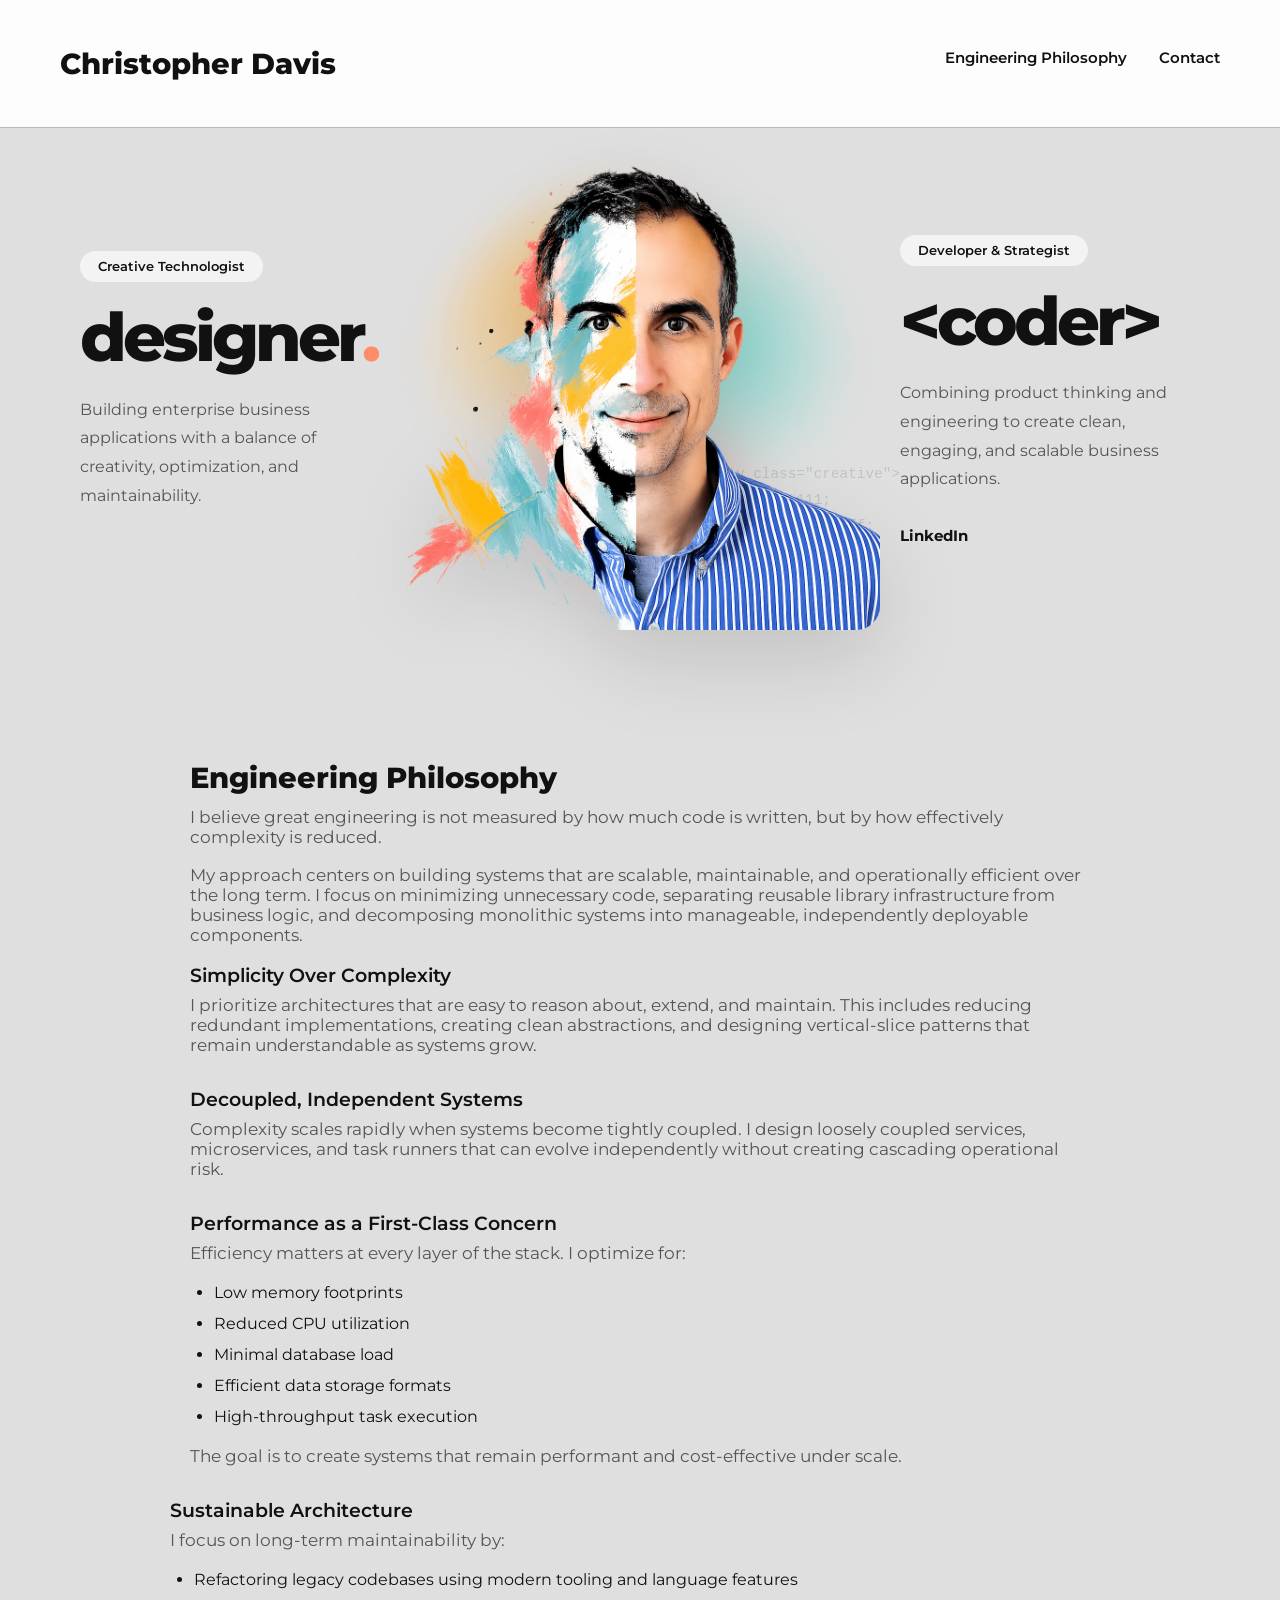
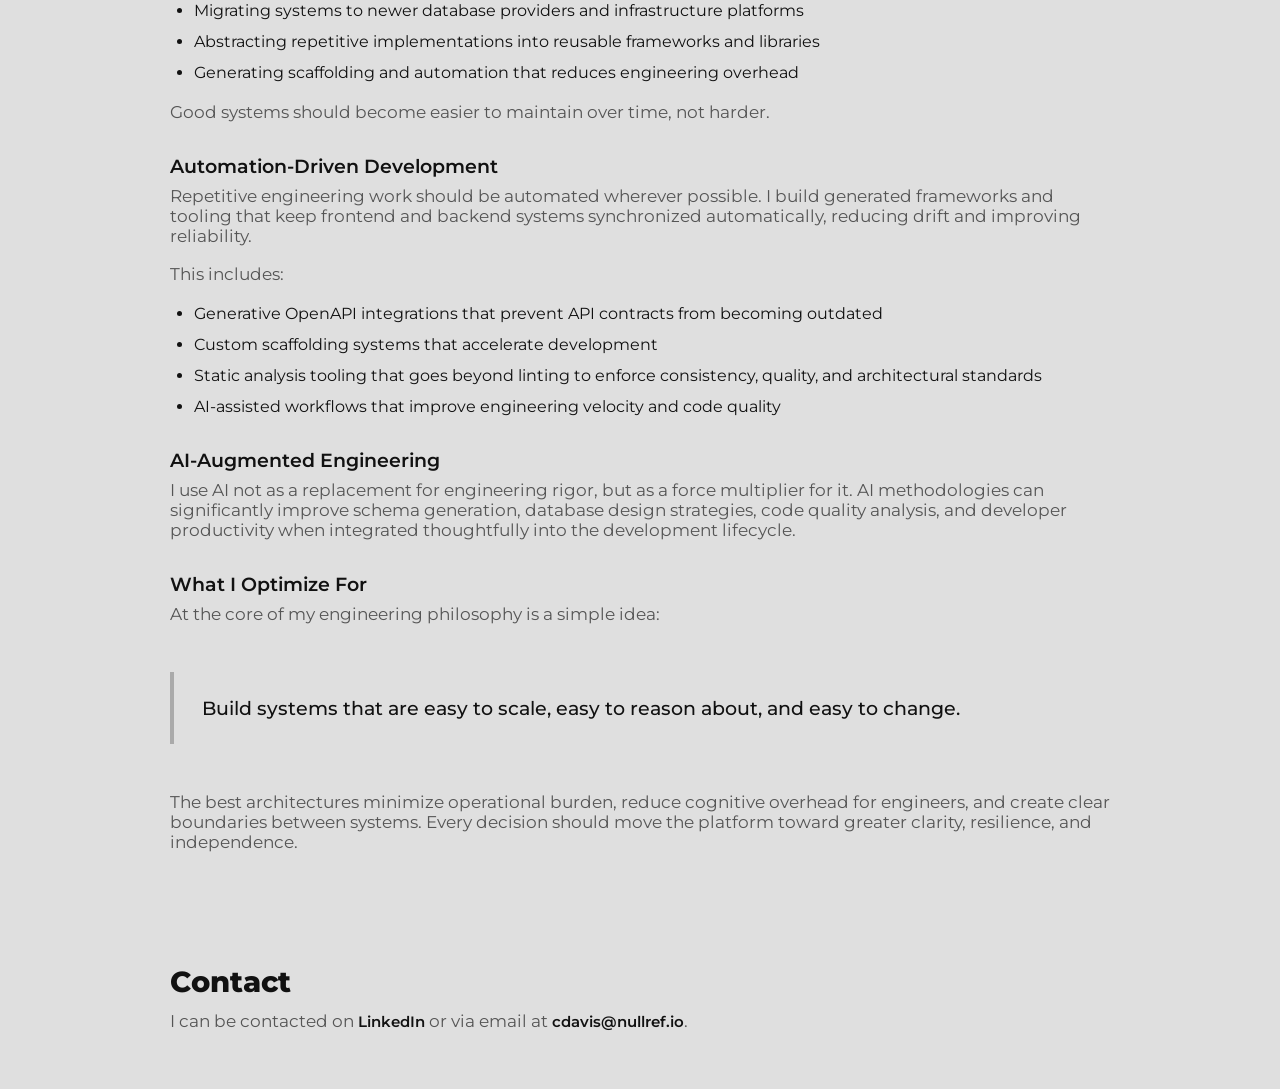
<file: index.html>
<html lang="en">

<head>

<!-- Google tag (gtag.js) -->
<script async src="https://www.googletagmanager.com/gtag/js?id=G-DLY8LWRBSB"></script>
<script>
  window.dataLayer = window.dataLayer || [];
  function gtag(){dataLayer.push(arguments);}
  gtag('js', new Date());

  gtag('config', 'G-DLY8LWRBSB');
</script>


  <meta charset="UTF-8" />
  <meta name="viewport" content="width=device-width, initial-scale=1.0" />
  <title>Creative Portfolio</title>
  <link rel="preconnect" href="https://fonts.googleapis.com">
  <link rel="preconnect" href="https://fonts.gstatic.com" crossorigin>
  <link href="https://fonts.googleapis.com/css2?family=Montserrat:wght@300;400;600;800&display=swap" rel="stylesheet">

  <style>
    * {
      margin: 0;
      padding: 0;
      box-sizing: border-box;
    }

    body {
      font-family: 'Montserrat', sans-serif;
      background: #dfdfdf;
      color: #111;
      overflow-x: hidden;
    }

    nav {
      width: 100%;
      padding: 28px 60px;
      display: flex;
      justify-content: space-between;
      align-items: center;
      position: fixed;
      top: 0;
      background: rgba(255, 255, 255, 0.92);
      backdrop-filter: blur(10px);
      z-index: 1000;
      border-bottom: 1px solid #bbbbbb;
    }

    .logo {
      font-size: 1.8rem;
      font-weight: 800;
    }

    .nav-links {
      display: flex;
      gap: 32px;
      list-style: none;
    }

    .nav-links a {
      text-decoration: none;
      color: #111;
      font-size: 0.95rem;
      font-weight: 600;
      transition: 0.3s ease;
    }

    .nav-links a:hover {
      color: #ff8c69;
    }

    a {
      text-decoration: none;
      color: #111;
      font-size: 0.95rem;
      font-weight: 600;
      transition: 0.3s ease;
    }

    .hero {
      min-height: 80vh;
      display: grid;
      grid-template-columns: 1fr 1.2fr 1fr;
      align-items: center;
      padding: 120px 80px 60px;
      gap: 20px;
      position: relative;
    }

    .left-content,
    .right-content {
      z-index: 2;
    }

    .tag {
      display: inline-block;
      padding: 8px 18px;
      background: #f3f3f3;
      border-radius: 999px;
      font-size: 0.8rem;
      font-weight: 600;
      margin-bottom: 22px;
    }

    h1 {
      font-size: clamp(3rem, 7vw, 6rem);
      line-height: 0.95;
      margin-bottom: 24px;
      font-weight: 800;
      letter-spacing: -4px;
    }

    .left-content p,
    .right-content p {
      font-size: 1rem;
      line-height: 1.8;
      color: #555;
      max-width: 320px;
    }

    .cta {
      margin-top: 32px;
      display: inline-block;
      padding: 14px 30px;
      background: #111;
      color: white;
      border-radius: 999px;
      text-decoration: none;
      font-weight: 600;
      transition: 0.3s ease;
    }

    .cta:hover {
      transform: translateY(-2px);
      background: #ff8c69;
    }

    .portrait-wrapper {
      position: relative;
      display: flex;
      justify-content: center;
      align-items: center;
    }

    .paint-stroke {
      position: absolute;
      width: 420px;
      height: 420px;
      border-radius: 50%;
      background:
        radial-gradient(circle at 30% 30%, rgba(255, 190, 92, 0.95), transparent 40%),
        radial-gradient(circle at 70% 40%, rgba(101, 214, 201, 0.9), transparent 35%),
        radial-gradient(circle at 50% 70%, rgba(255, 126, 126, 0.8), transparent 35%);
      filter: blur(20px);
      opacity: 0.8;
      z-index: 0;
    }

    .portrait {
      position: relative;
      width: 480px;
      max-width: 100%;
      z-index: 2;
      filter: drop-shadow(0 30px 40px rgba(0, 0, 0, 0.12));
    }

    .portrait img {
      width: 100%;
      border-radius: 24px;
      display: block;
    }

    .floating-code {
      position: absolute;
      bottom: 8%;
      right: -20px;
      font-size: 0.9rem;
      color: rgba(0, 0, 0, 0.12);
      line-height: 1.8;
      font-family: monospace;
      z-index: 1;
    }

    .accent {
      color: #ff8c69;
    }

    .socials {
      margin-top: 32px;
      display: flex;
      gap: 18px;
    }

    .socials a {
      text-decoration: none;
      color: #111;
      font-weight: 700;
      transition: 0.3s ease;
    }

    .socials a:hover {
      color: #ff8c69;
    }

    @media (max-width: 1100px) {
      .hero {
        grid-template-columns: 1fr;
        text-align: center;
        padding-top: 140px;
      }

      .left-content,
      .right-content {
        display: flex;
        flex-direction: column;
        align-items: center;
      }

      .floating-code {
        display: none;
      }

      .portrait {
        width: 360px;
      }

      .paint-stroke {
        width: 320px;
        height: 320px;
      }
    }

    @media (max-width: 700px) {
      nav {
        padding: 20px 24px;
      }

      .nav-links {
        display: none;
      }

      .hero {
        padding: 120px 24px 60px;
      }

      h1 {
        letter-spacing: -2px;
      }
    }

    /* Page sections below the hero */
    #philosophy,
    #contact {
      padding: 40px 80px;
      max-width: 1100px;
      margin: 0 auto;
    }

    /* Engineering Philosophy layout */
    #philosophy .section-inner {
      max-width: 900px;
      margin: 0 auto;
      text-align: left;
    }

    #philosophy h2,
    #contact h2 {
      font-size: 1.8rem;
      margin-bottom: 12px;
      font-weight: 800;
    }

    #philosophy h3,
    #contact h3 {
      font-size: 1.2rem;
      margin-bottom: 8px;
      font-weight: 600;
    }

    #philosophy .lead {
      font-size: 1.05rem;
      line-height: 1.9;
      color: #333;
      margin-top: 12px;
      margin-bottom: 10px;
    }

    #philosophy p,
    #contact p {
      color: #555;
    }

    @media (max-width:700px) {

      #philosophy,
      #contact {
        padding: 48px 24px;
      }
    }

    /* Tweak large H1 sizing between 1100px and 1400px to prevent overflow */
    @media (min-width: 1100px) and (max-width: 1450px) {
      h1 {
        font-size: 4.2rem;
        line-height: 1;
      }
    }



    p {
      font-size: 1.05rem;
      margin-bottom: 18px;
    }

    ul {
      margin: 20px 0;
      padding-left: 24px;
    }

    li {
      margin-bottom: 12px;
    }

    blockquote {
      margin: 48px 0;
      padding: 24px 28px;
      border-left: 4px solid #aaaaaa;
      font-size: 1.2rem;
      font-weight: 500;
    }

    .intro {
      font-size: 1.2rem;
      margin-bottom: 32px;
    }

    .section {
      margin-bottom: 32px;
    }
  </style>
</head>

<body>

  <nav>
    <div class="logo">Christopher Davis</div>

    <ul class="nav-links">
      <li><a href="#philosophy">Engineering Philosophy</a></li>
      <li><a href="#contact">Contact</a></li>
    </ul>
  </nav>

  <section class="hero">

    <div class="left-content">
      <span class="tag">Creative Technologist</span>
      <h1>designer<span class="accent">.</span></h1>

      <p>
        Building enterprise business applications with a balance of creativity,
        optimization, and maintainability.
      </p>

    </div>

    <div class="portrait-wrapper">
      <div class="paint-stroke"></div>

      <div class="portrait">
        <!-- Replace with your generated portrait image -->
        <img src="stylized-portrait.png" alt="Stylized Portrait" />
      </div>

      <div class="floating-code">
        &lt;div class="creative"&gt;<br>
        &nbsp;&nbsp;color: #111;<br>
        &nbsp;&nbsp;background: #fff;<br>
        &nbsp;&nbsp;font-weight: 800;<br>
        &lt;/div&gt;
      </div>
    </div>

    <div class="right-content">
      <span class="tag">Developer & Strategist</span>
      <h1>&lt;coder&gt;</h1>

      <p>
        Combining product thinking and engineering to create clean,
        engaging, and scalable business applications.
      </p>

      <div class="socials">
        <a href="https://www.linkedin.com/in/christophedavis/" target="blank">LinkedIn</a>
      </div>
    </div>

  </section>

  <section id="philosophy">
    <div class="section-inner">
      <h2>Engineering Philosophy</h2>

      <p>
        I believe great engineering is not measured by how much code is written,
        but by how effectively complexity is reduced.
      </p>

      <p>
        My approach centers on building systems that are scalable, maintainable,
        and operationally efficient over the long term. I focus on minimizing
        unnecessary code, separating reusable library infrastructure from
        business logic, and decomposing monolithic systems into manageable,
        independently deployable components.
      </p>

      <div class="section">
        <h3>Simplicity Over Complexity</h3>
        <p>
          I prioritize architectures that are easy to reason about, extend, and
          maintain. This includes reducing redundant implementations, creating
          clean abstractions, and designing vertical-slice patterns that remain
          understandable as systems grow.
        </p>
      </div>

      <div class="section">
        <h3>Decoupled, Independent Systems</h3>
        <p>
          Complexity scales rapidly when systems become tightly coupled. I design loosely coupled services,
          microservices, and task runners that can evolve independently without creating cascading operational risk.
        </p>
      </div>

      <div class="section">
        <h3>Performance as a First-Class Concern</h3>
        <p>Efficiency matters at every layer of the stack. I optimize for:</p>

        <ul>
          <li>Low memory footprints</li>
          <li>Reduced CPU utilization</li>
          <li>Minimal database load</li>
          <li>Efficient data storage formats</li>
          <li>High-throughput task execution</li>
        </ul>

        <p>The goal is to create systems that remain performant and cost-effective under scale.</p>
      </div>
    </div>

    <div class="section">
      <h3>Sustainable Architecture</h3>
      <p>
        I focus on long-term maintainability by:
      </p>
      <ul>
        <li>Refactoring legacy codebases using modern tooling and language features</li>
        <li>Migrating systems to newer database providers and infrastructure platforms</li>
        <li>Abstracting repetitive implementations into reusable frameworks and libraries</li>
        <li>Generating scaffolding and automation that reduces engineering overhead</li>
      </ul>

      <p>
        Good systems should become easier to maintain over time, not harder.
      </p>
    </div>

    <div class="section">
      <h3>Automation-Driven Development</h3>
      <p>
        Repetitive engineering work should be automated wherever possible.
        I build generated frameworks and tooling that keep frontend and backend
        systems synchronized automatically, reducing drift and improving
        reliability.
      </p>

      <p>
        This includes:
      </p>

      <ul>
        <li>Generative OpenAPI integrations that prevent API contracts from becoming outdated</li>
        <li>Custom scaffolding systems that accelerate development</li>
        <li>Static analysis tooling that goes beyond linting to enforce consistency, quality, and architectural
          standards</li>
        <li>AI-assisted workflows that improve engineering velocity and code quality</li>
      </ul>
    </div>

    <div class="section">
      <h3>AI-Augmented Engineering</h3>
      <p>
        I use AI not as a replacement for engineering rigor, but as a force
        multiplier for it. AI methodologies can significantly improve schema
        generation, database design strategies, code quality analysis, and
        developer productivity when integrated thoughtfully into the
        development lifecycle.
      </p>
    </div>

    <div class="section">
      <h3>What I Optimize For</h3>
      <p>At the core of my engineering philosophy is a simple idea:</p>

      <blockquote>
        Build systems that are easy to scale, easy to reason about,
        and easy to change.
      </blockquote>

      <p>
        The best architectures minimize operational burden, reduce cognitive
        overhead for engineers, and create clear boundaries between systems.
        Every decision should move the platform toward greater clarity,
        resilience, and independence.
      </p>
    </div>
  </section>

  <section id="contact">
    <h2>Contact</h2>
    <p>I can be contacted on <a href="https://www.linkedin.com/in/christophedavis/" target="blank">LinkedIn</a> or via
      email at <a href="mailto:christophe@example.com">cdavis@nullref.io</a>.
    </p>
  </section>

</body>

</html>
</file>
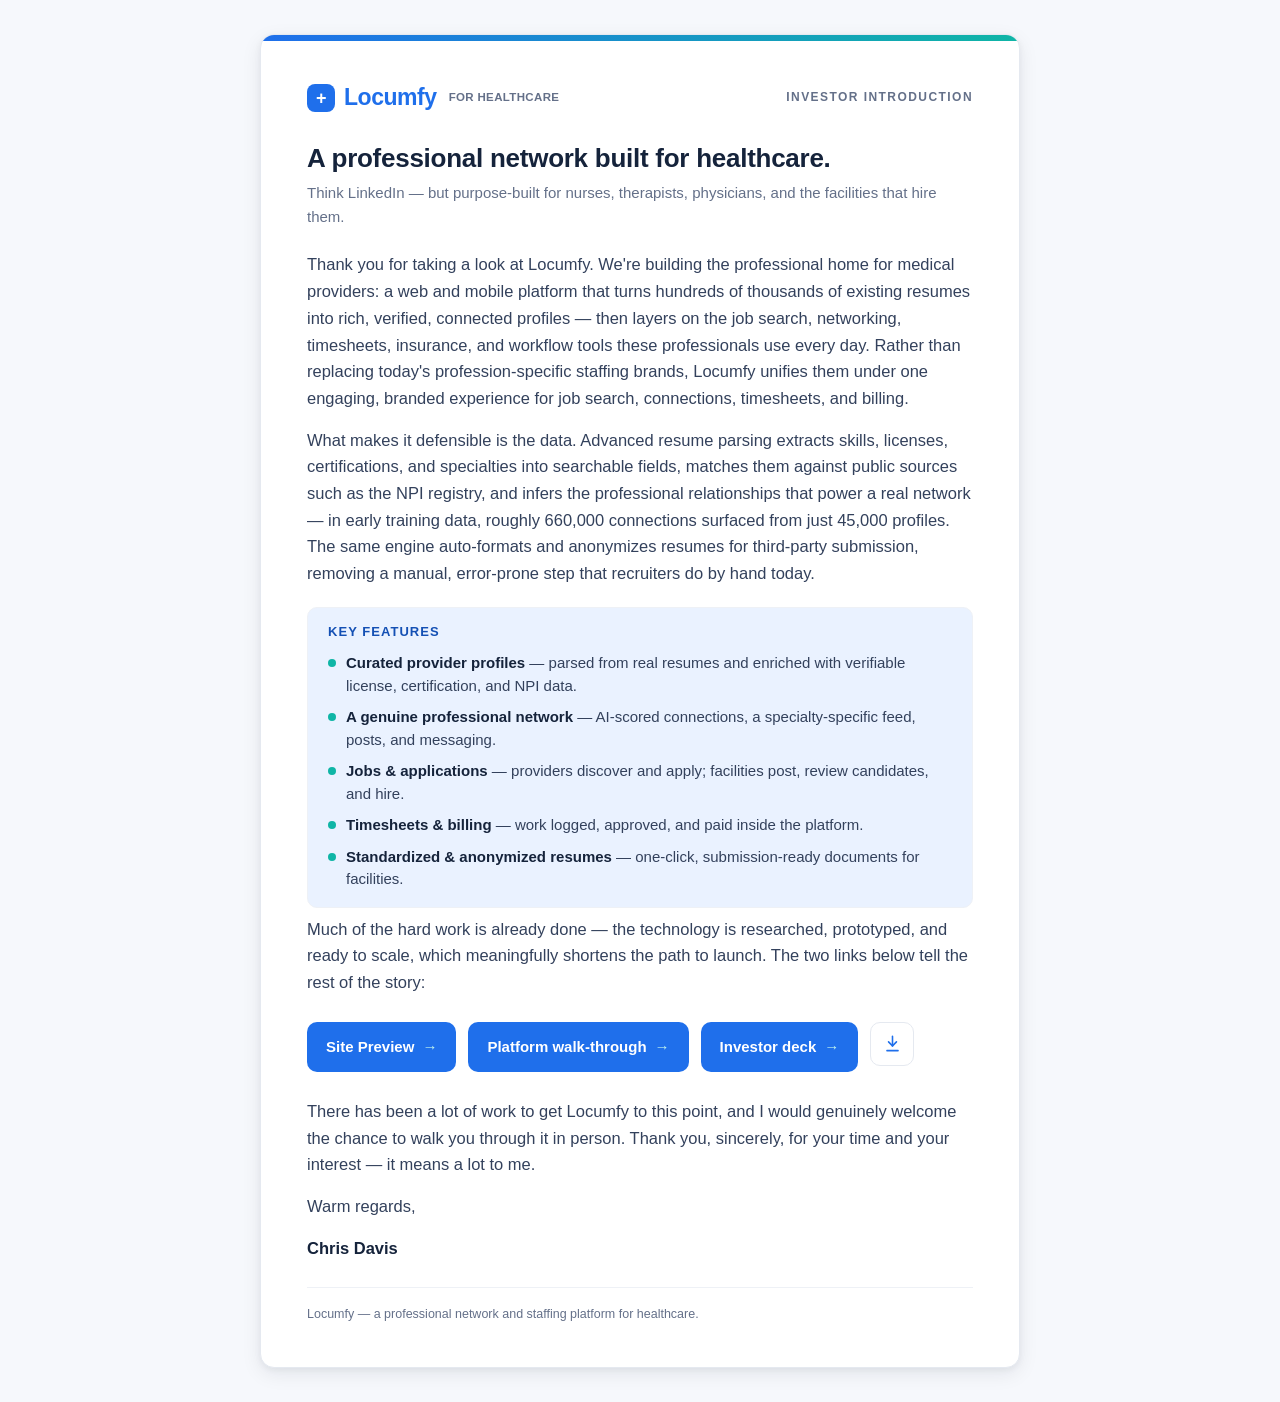
<file: jackson/index.html>
<!DOCTYPE html>
<html lang="en">
<head>

<!-- Google tag (gtag.js) -->
<script async src="https://www.googletagmanager.com/gtag/js?id=G-DLY8LWRBSB"></script>
<script>
  window.dataLayer = window.dataLayer || [];
  function gtag(){dataLayer.push(arguments);}
  gtag('js', new Date());

  gtag('config', 'G-DLY8LWRBSB');
</script>

<meta charset="utf-8">
<meta name="viewport" content="width=device-width, initial-scale=1">
<title>Locumfy — A Note for Investors</title>
<meta name="description" content="A short introduction to Locumfy: the professional network and staffing platform purpose-built for healthcare.">
<style>
  :root{
    --brand:#1f6feb; --brand-dark:#1450b4; --brand-050:#eaf2ff;
    --teal:#0fb5a6; --teal-dark:#0a897d; --teal-050:#e6faf7;
    --ink:#15233b; --text:#33415c; --muted:#647089;
    --line:#e5e9f0; --line-soft:#eef1f6;
    --bg:#ffffff; --bg-soft:#f6f8fc; --bg-deep:#0f1c34;
    --radius:14px; --radius-sm:10px;
    --shadow-md:0 6px 20px rgba(16,24,40,.08),0 2px 6px rgba(16,24,40,.05);
    --sans:-apple-system,BlinkMacSystemFont,"Segoe UI",Roboto,"Helvetica Neue",Arial,sans-serif;
  }
  *{box-sizing:border-box}
  body{margin:0;font-family:var(--sans);color:var(--text);background:var(--bg-soft);
    font-size:16.5px;line-height:1.62;-webkit-font-smoothing:antialiased}
  h1,h2,h3{color:var(--ink);line-height:1.25;margin:0}
  a{color:var(--brand);text-decoration:none}
  a:hover{text-decoration:underline}
  p{margin:0 0 .9em}
  .sheet{max-width:760px;margin:34px auto;background:var(--bg);border:1px solid var(--line);
    border-radius:var(--radius);box-shadow:var(--shadow-md);overflow:hidden}
  .band{height:6px;background:linear-gradient(90deg,var(--brand),var(--teal))}
  .pad{padding:38px 46px 42px}
  .brandline{display:flex;align-items:center;gap:10px;margin-bottom:26px}
  .logo{font-weight:800;font-size:23px;letter-spacing:-.02em;color:var(--brand);
    display:flex;align-items:center;gap:9px}
  .logo .plus{display:inline-grid;place-items:center;width:28px;height:28px;border-radius:8px;
    background:var(--brand);color:#fff;font-size:18px;font-weight:700}
  .logo small{font-weight:600;color:var(--muted);font-size:11.5px;letter-spacing:.03em;
    text-transform:uppercase;padding-left:3px}
  .eyebrow{margin-left:auto;font-size:12px;font-weight:700;letter-spacing:.12em;
    text-transform:uppercase;color:var(--muted)}
  h1{font-size:26px;letter-spacing:-.01em;margin-bottom:6px}
  .sub{color:var(--muted);font-size:15px;margin-bottom:22px}
  .greet{font-weight:600;color:var(--ink)}
  .features{margin:20px 0 8px;padding:16px 20px;background:var(--brand-050);
    border:1px solid var(--line-soft);border-radius:var(--radius-sm)}
  .features h3{font-size:13px;letter-spacing:.08em;text-transform:uppercase;color:var(--brand-dark);
    margin-bottom:12px}
  .features ul{margin:0;padding:0;list-style:none;display:grid;gap:9px}
  .features li{display:flex;gap:10px;font-size:15px;line-height:1.5}
  .features li b{color:var(--ink)}
  .dot{flex:0 0 auto;width:8px;height:8px;margin-top:7px;border-radius:50%;
    background:var(--teal)}
  .cta{display:flex;flex-wrap:wrap;gap:12px;margin:26px 0 6px}
  .btn{display:inline-flex;align-items:center;gap:8px;padding:12px 18px;border-radius:10px;
    font-weight:600;font-size:15px;border:1px solid transparent}
  .btn.primary{background:var(--brand);color:#fff}
  .btn.primary:hover{background:var(--brand-dark);text-decoration:none}
  .btn.ghost{background:#fff;color:var(--ink);border-color:var(--line)}
  .btn.ghost:hover{background:var(--bg-soft);text-decoration:none}
  .btn .arrow{color:var(--teal);font-weight:800}
  .btn.primary .arrow{color:#bff3ec}
  .icon-btn{display:inline-flex;align-items:center;justify-content:center;width:44px;height:44px;
    border-radius:10px;background:#fff;color:var(--brand);border:1px solid var(--line)}
  .icon-btn:hover{background:var(--bg-soft);text-decoration:none}
  .icon-btn svg{width:19px;height:19px;display:block}
  .sign{margin-top:26px;color:var(--text)}
  .sign .name{font-weight:700;color:var(--ink)}
  .foot{border-top:1px solid var(--line-soft);margin-top:26px;padding-top:16px;
    font-size:12.5px;color:var(--muted)}
  @media(max-width:560px){.pad{padding:30px 26px 34px}.brandline{flex-wrap:wrap}.eyebrow{margin-left:0}}
</style>
</head>
<body>
<article class="sheet">
  <div class="band"></div>
  <div class="pad">
    <div class="brandline">
      <span class="logo"><span class="plus">+</span>Locumfy<small>for healthcare</small></span>
      <span class="eyebrow">Investor Introduction</span>
    </div>

    <h1>A professional network built for healthcare.</h1>
    <p class="sub">Think LinkedIn — but purpose-built for nurses, therapists, physicians, and the facilities that hire them.</p>

    <p>
      Thank you for taking a look at Locumfy. We're building the professional home for medical
      providers: a web and mobile platform that turns hundreds of thousands of existing resumes into
      rich, verified, connected profiles — then layers on the job search, networking, timesheets, insurance, and workflow
      tools these professionals use every day. Rather than replacing today's profession-specific
      staffing brands, Locumfy unifies them under one engaging, branded experience for job search,
      connections, timesheets, and billing.
    </p>
    <p>
      What makes it defensible is the data. Advanced resume parsing extracts skills, licenses,
      certifications, and specialties into searchable fields, matches them against public sources
      such as the NPI registry, and infers the professional relationships that power a real network —
      in early training data, roughly 660,000 connections surfaced from just 45,000 profiles. The
      same engine auto-formats and anonymizes resumes for third-party submission, removing a
      manual, error-prone step that recruiters do by hand today.
    </p>

    <div class="features">
      <h3>Key features</h3>
      <ul>
        <li><span class="dot"></span><span><b>Curated provider profiles</b> — parsed from real resumes and enriched with verifiable license, certification, and NPI data.</span></li>
        <li><span class="dot"></span><span><b>A genuine professional network</b> — AI-scored connections, a specialty-specific feed, posts, and messaging.</span></li>
        <li><span class="dot"></span><span><b>Jobs &amp; applications</b> — providers discover and apply; facilities post, review candidates, and hire.</span></li>
        <li><span class="dot"></span><span><b>Timesheets &amp; billing</b> — work logged, approved, and paid inside the platform.</span></li>
        <li><span class="dot"></span><span><b>Standardized &amp; anonymized resumes</b> — one-click, submission-ready documents for facilities.</span></li>
      </ul>
    </div>

    <p>
      Much of the hard work is already done — the technology is researched, prototyped, and ready to
      scale, which meaningfully shortens the path to launch. The two links below tell the rest of the
      story:
    </p>

    <div class="cta">
      <a class="btn primary" target="_blank" href="https://locumfy.com">Site Preview <span class="arrow">&rarr;</span></a>
      <a class="btn primary" target="_blank" href="walk-thru/index.html">Platform walk-through <span class="arrow">&rarr;</span></a>
      <a class="btn primary" target="_blank" href="investor/index.html">Investor deck <span class="arrow">&rarr;</span></a>
      <a class="icon-btn" href="investor-deck.pdf" download aria-label="Download investor deck PDF" title="Download investor deck PDF">
        <svg viewBox="0 0 24 24" fill="none" stroke="currentColor" stroke-width="2" stroke-linecap="round" stroke-linejoin="round"><path d="M12 3v12"/><path d="M7 10l5 5 5-5"/><path d="M5 21h14"/></svg>
      </a>
    </div>

    <div class="sign">
      <p>
        There has been a lot of work to get Locumfy to this point, and I would genuinely welcome the
        chance to walk you through it in person. Thank you, sincerely, for your time and your
        interest — it means a lot to me.
      </p>
      <p>Warm regards,</p>
      <p class="name">Chris Davis</p>
    </div>

    <div class="foot">
      Locumfy — a professional network and staffing platform for healthcare.
    </div>
  </div>
</article>
</body>
</html>
</file>
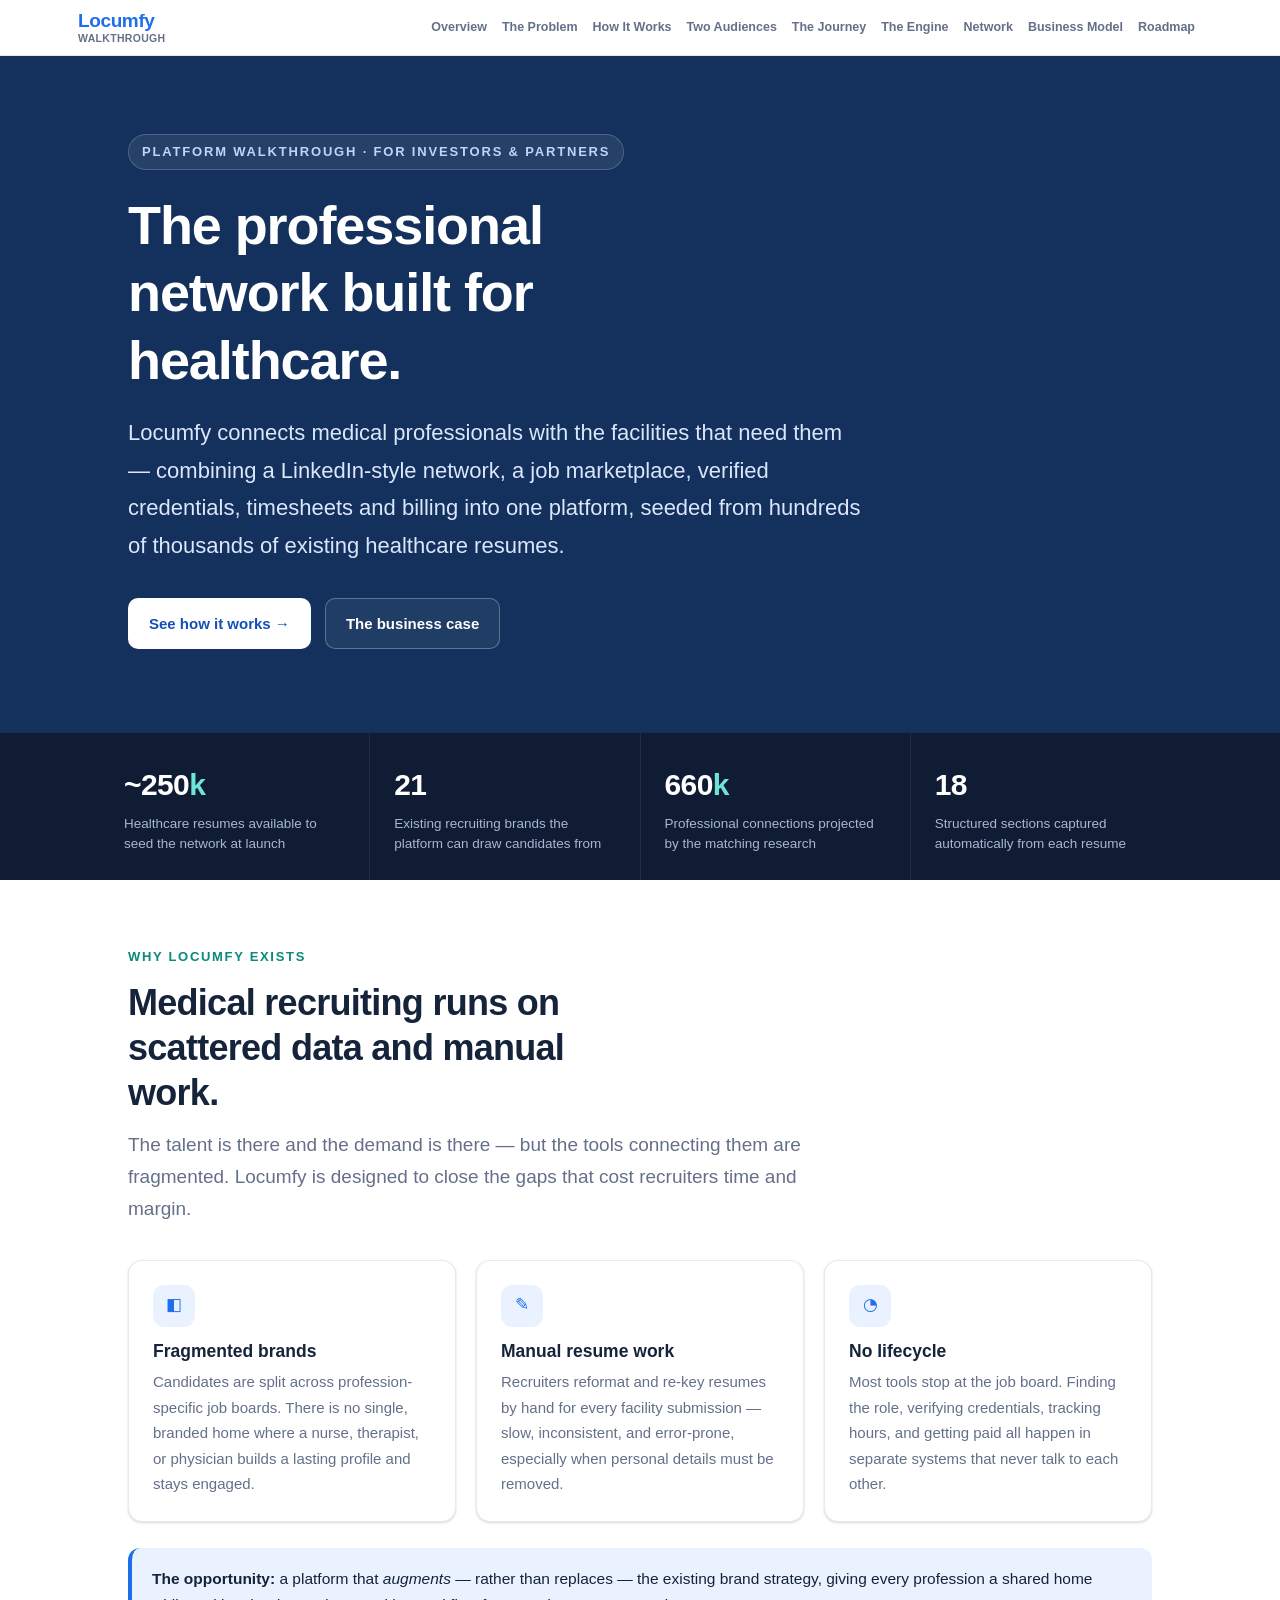
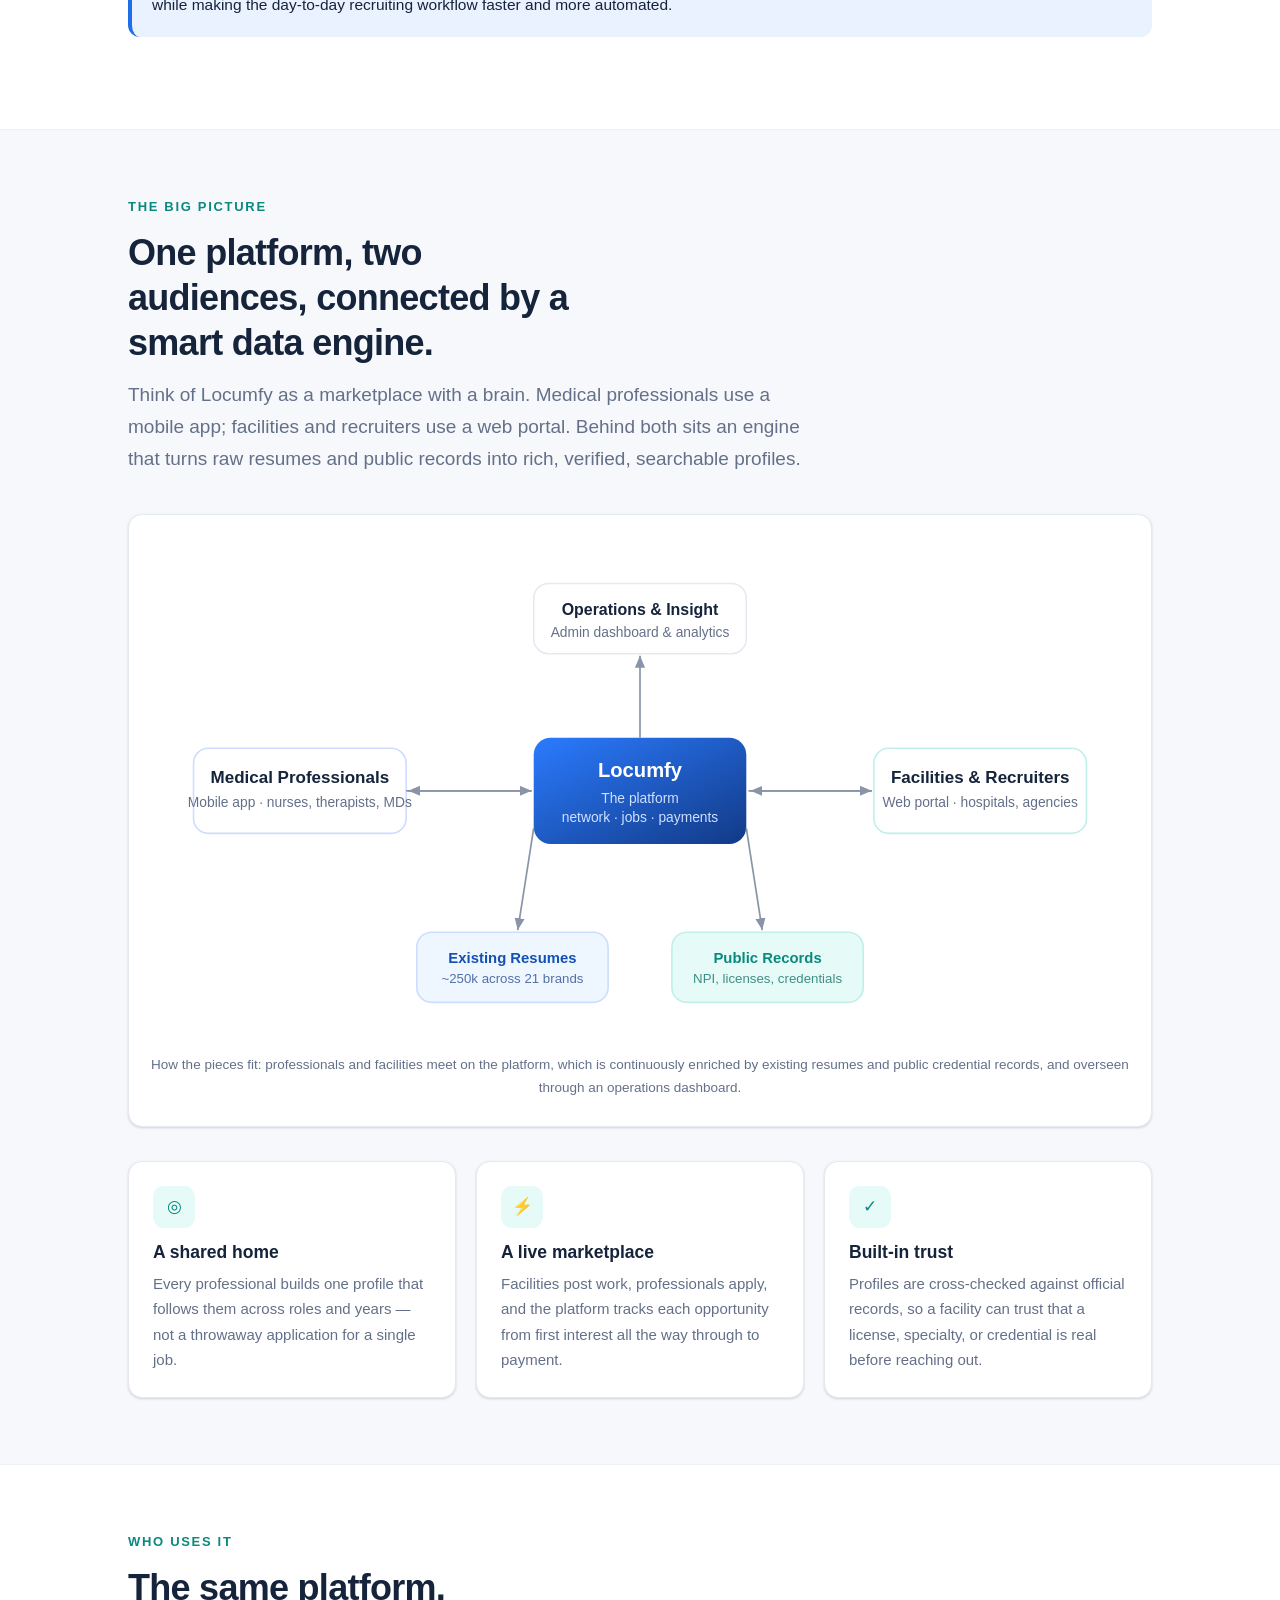
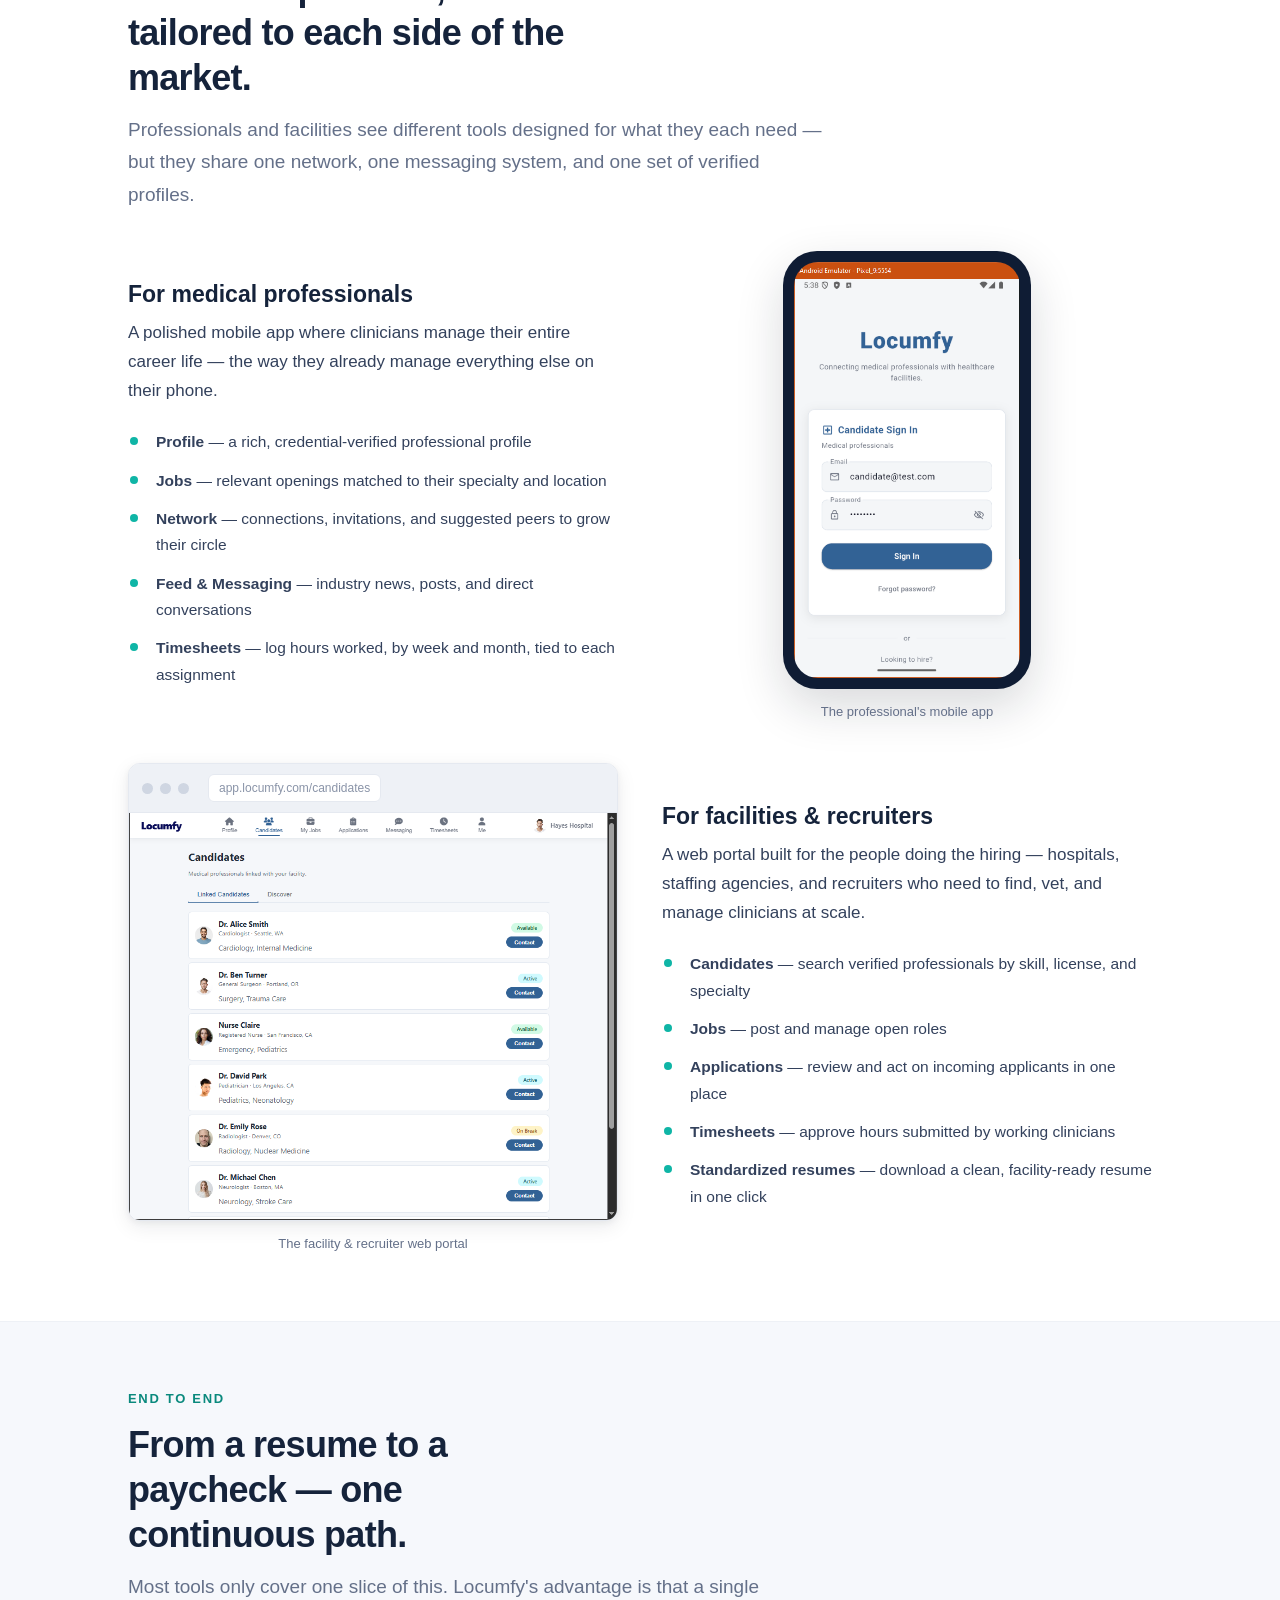
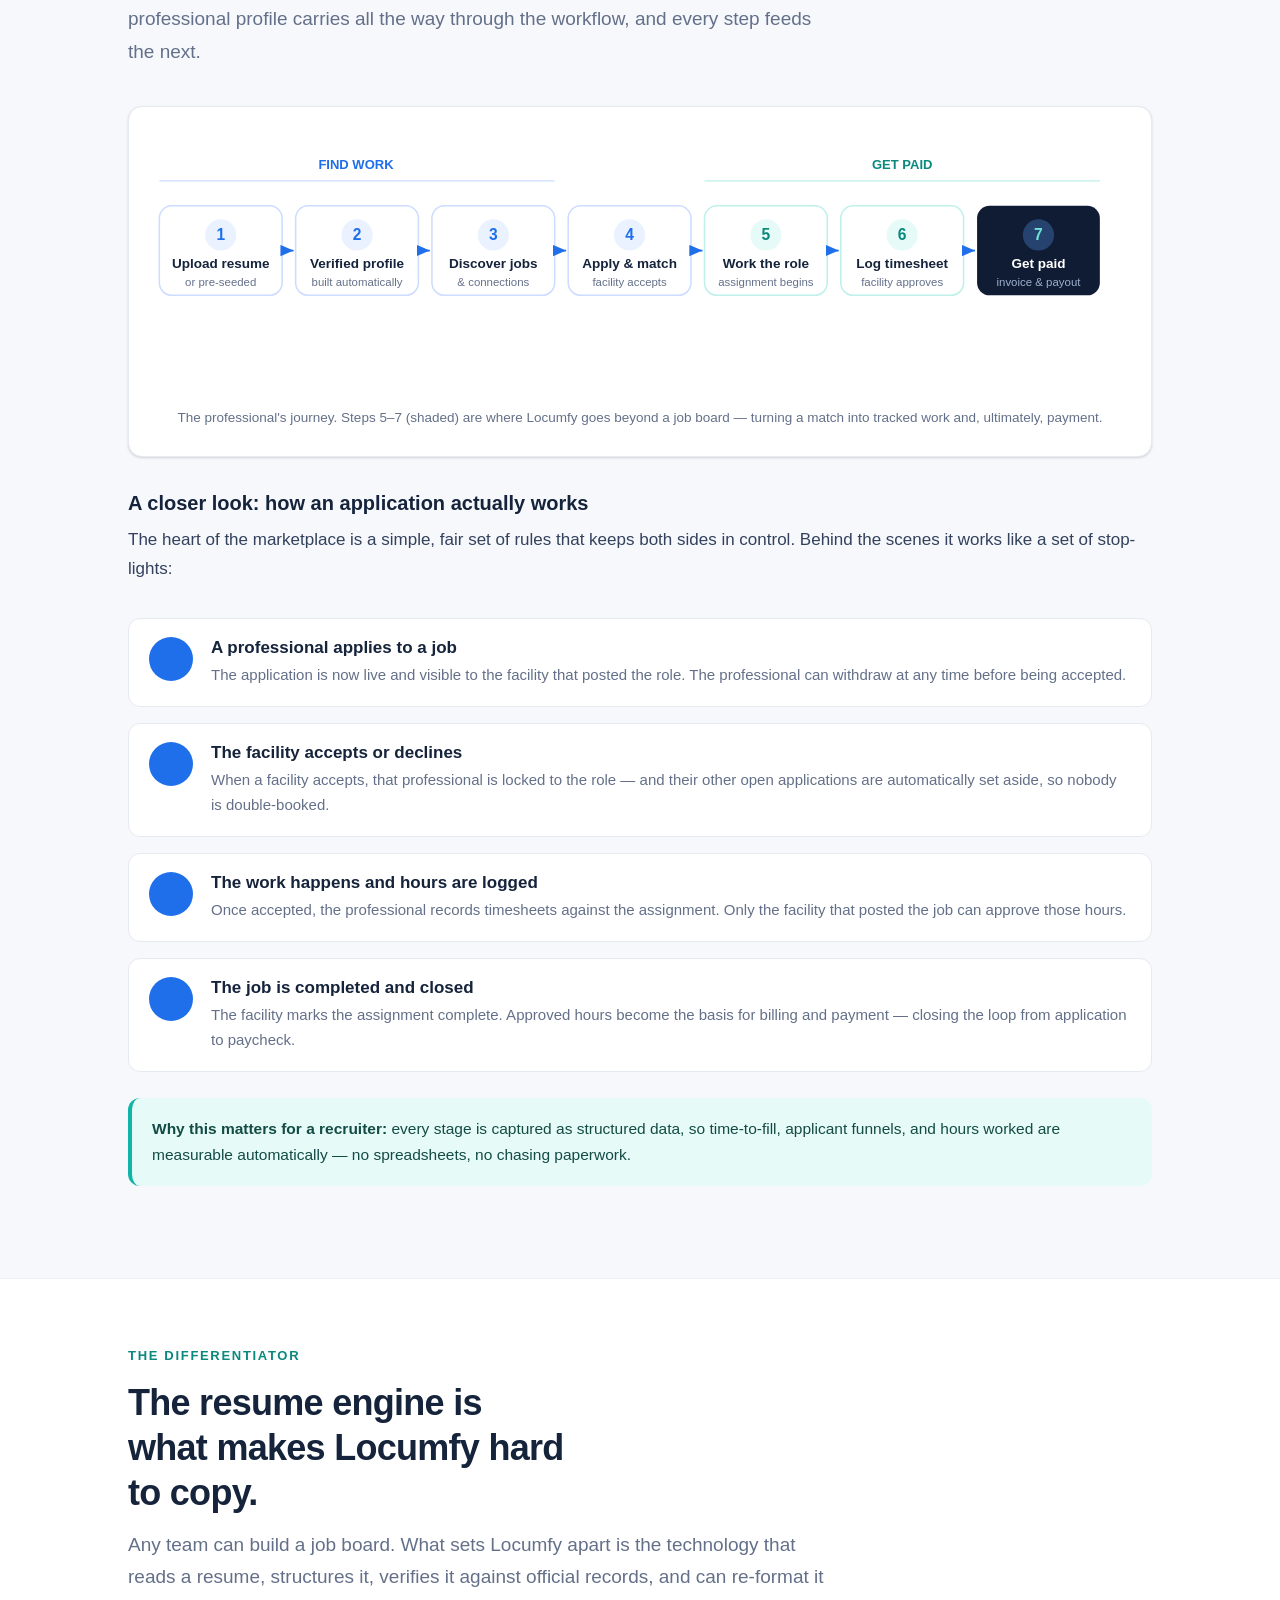
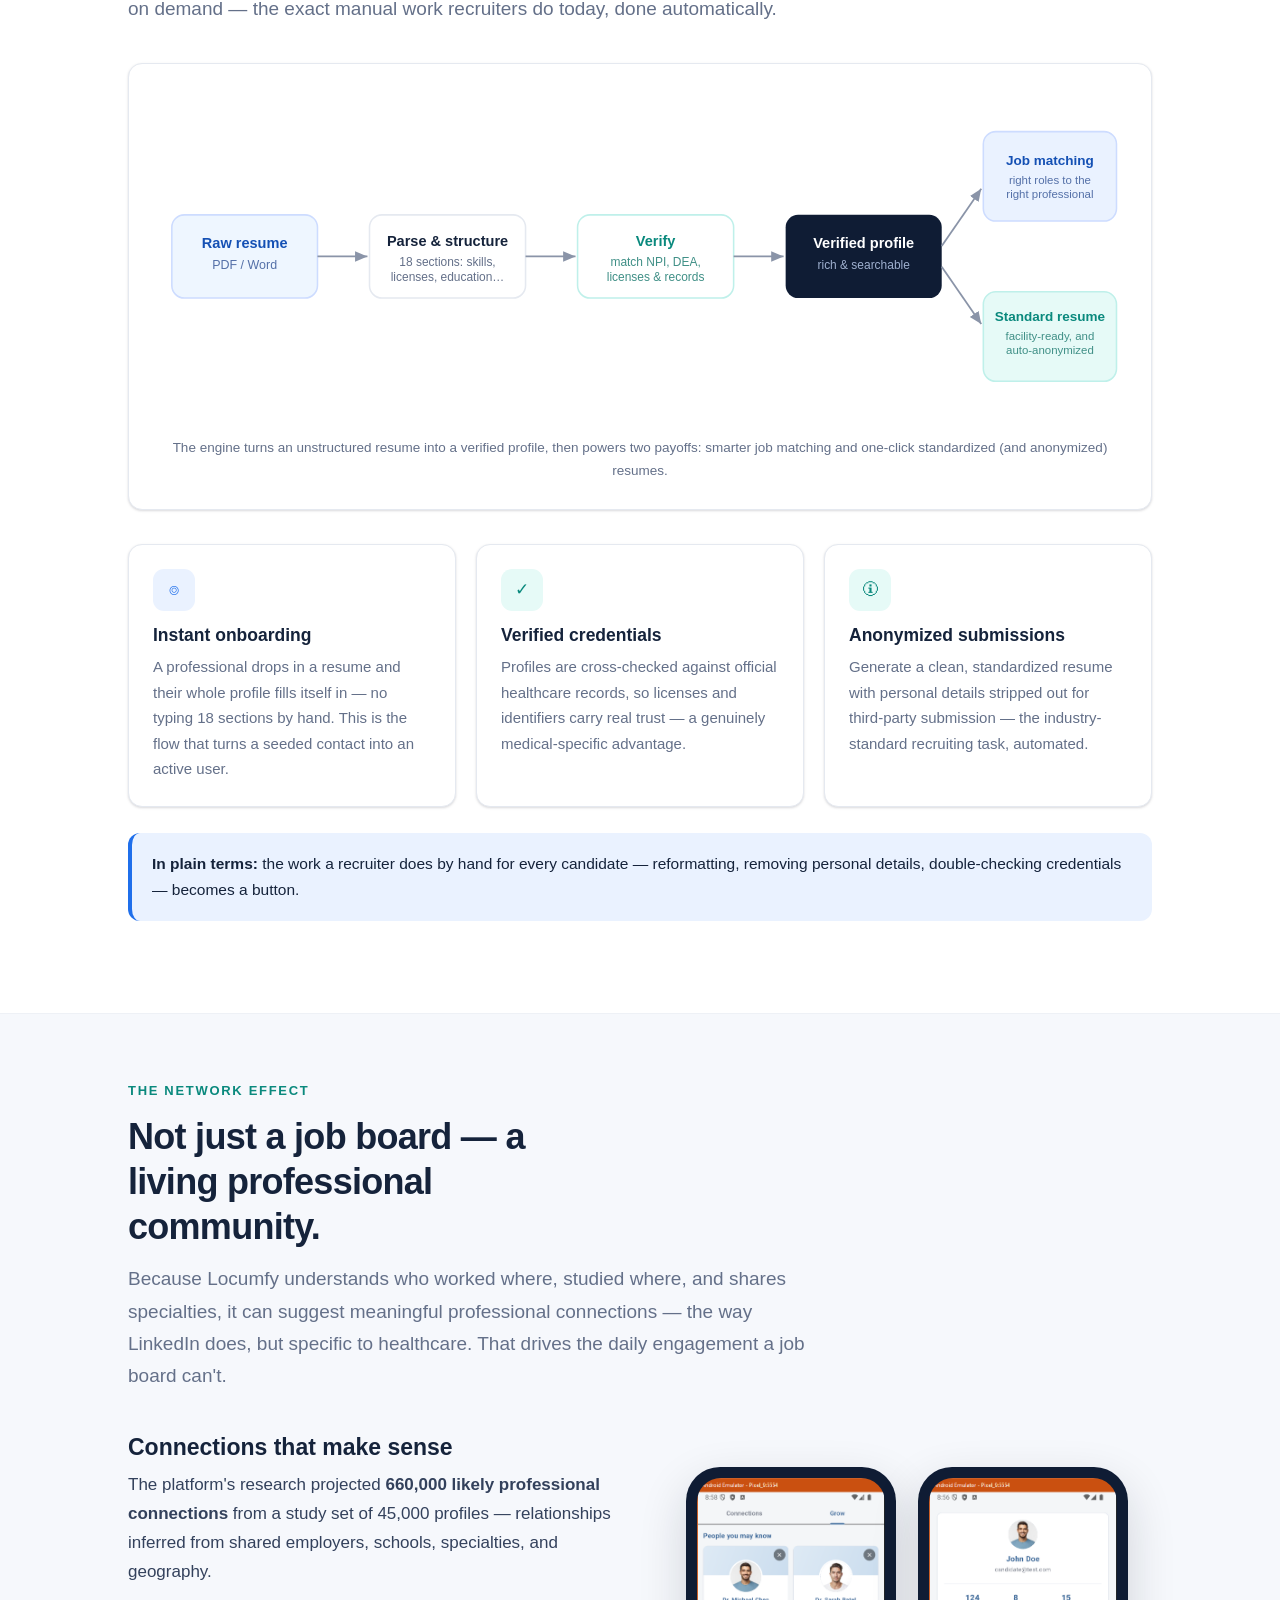
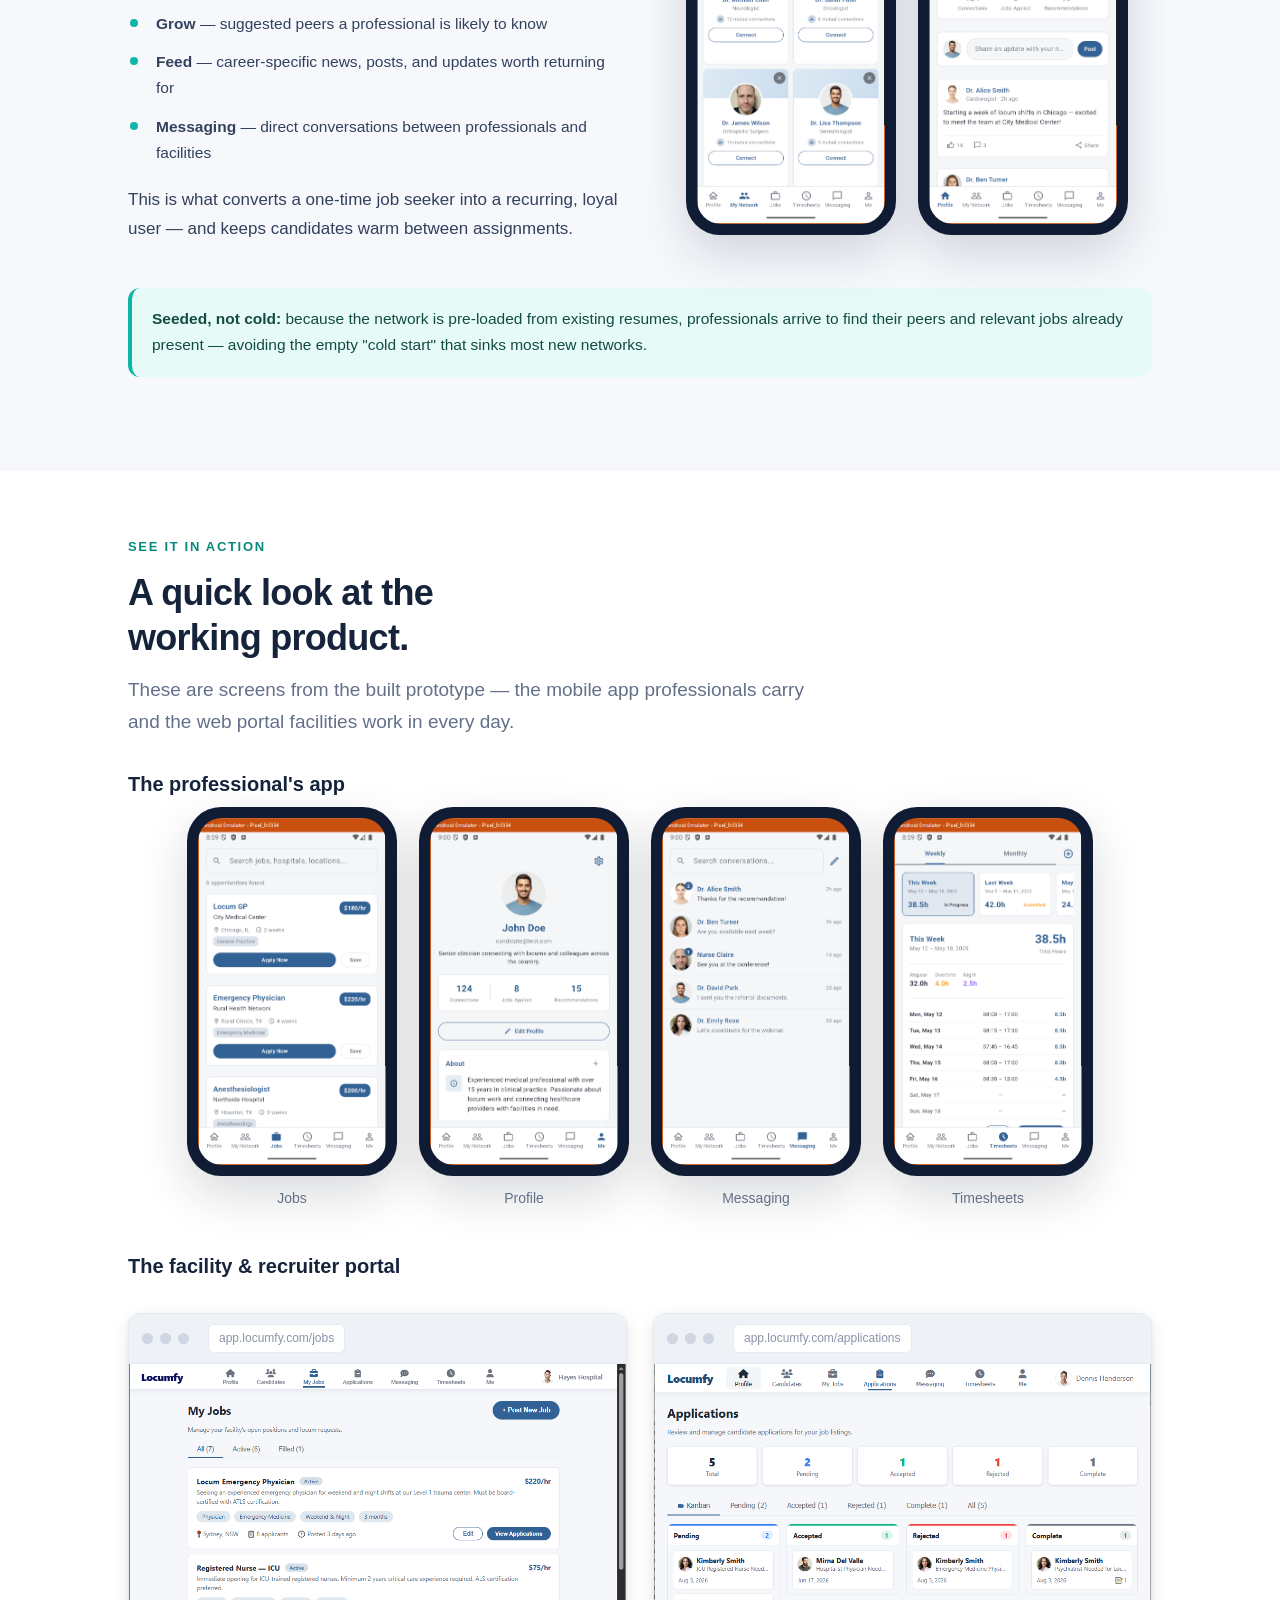
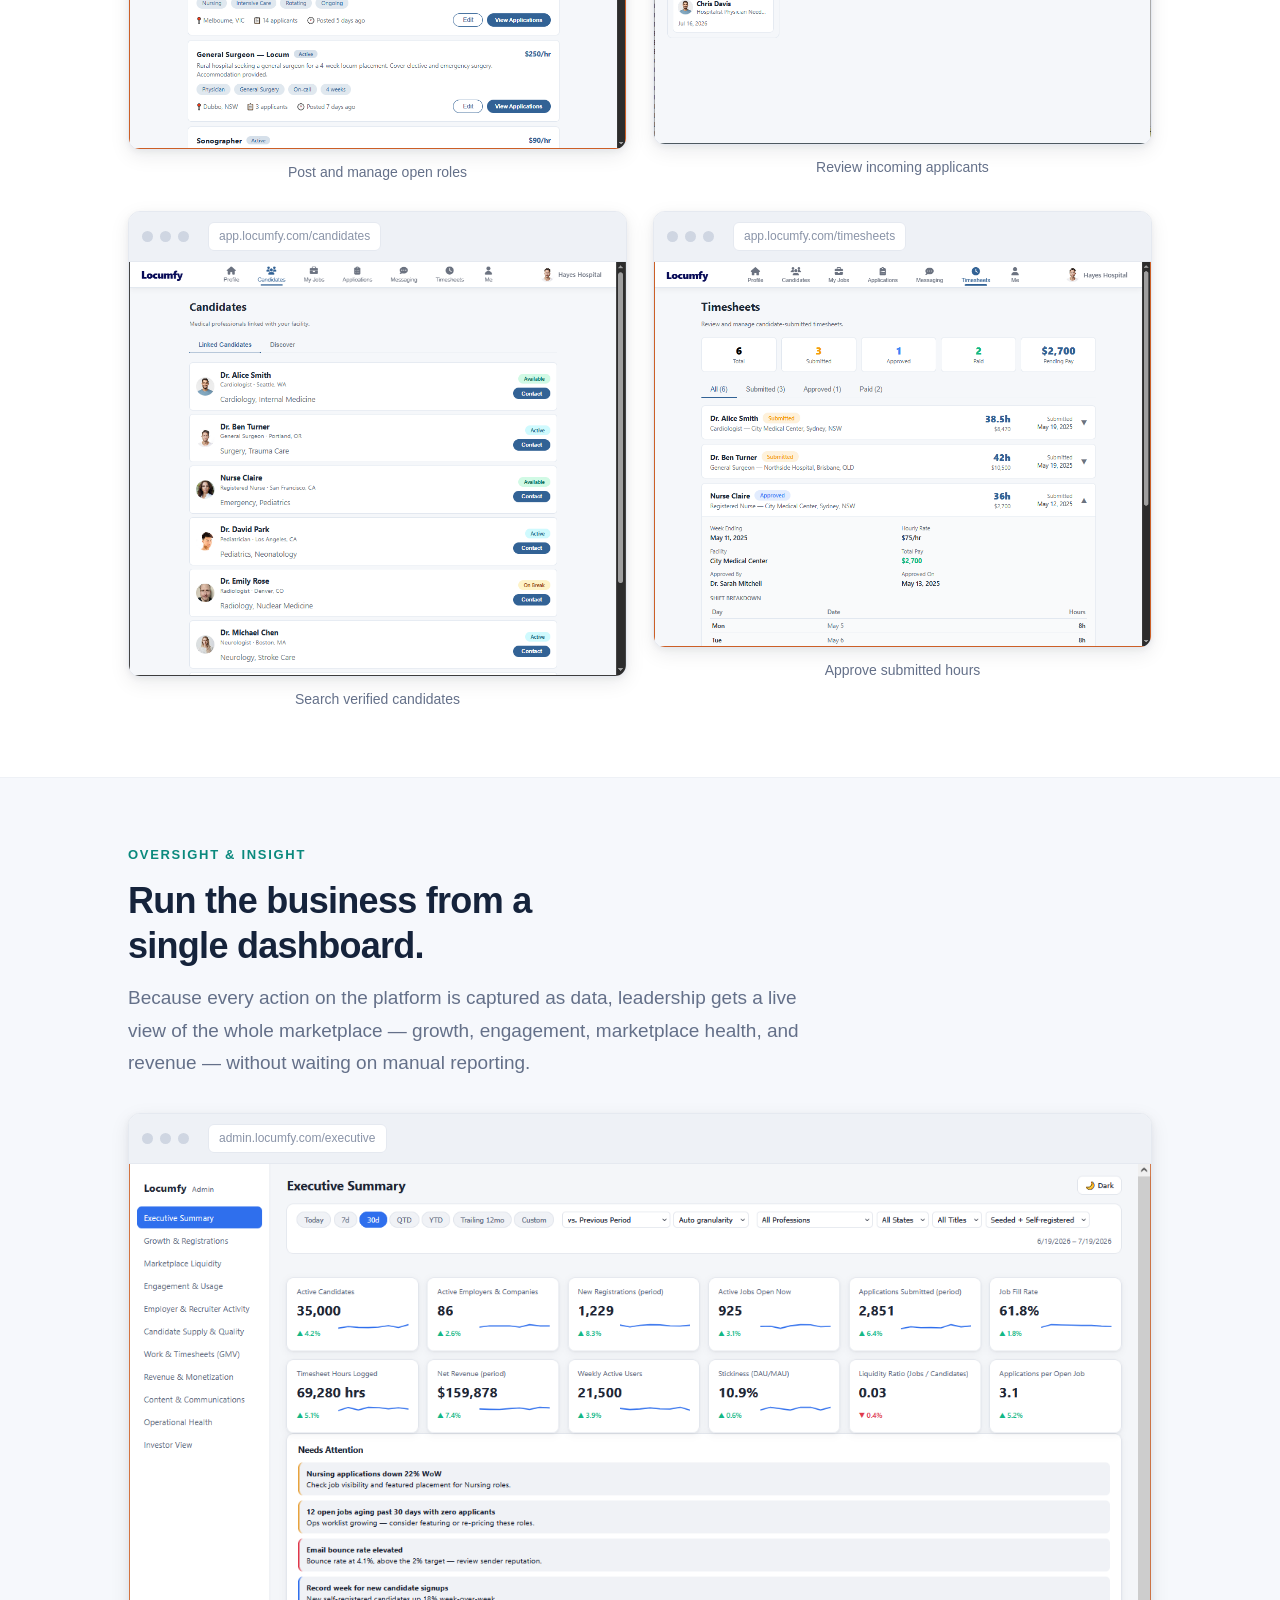
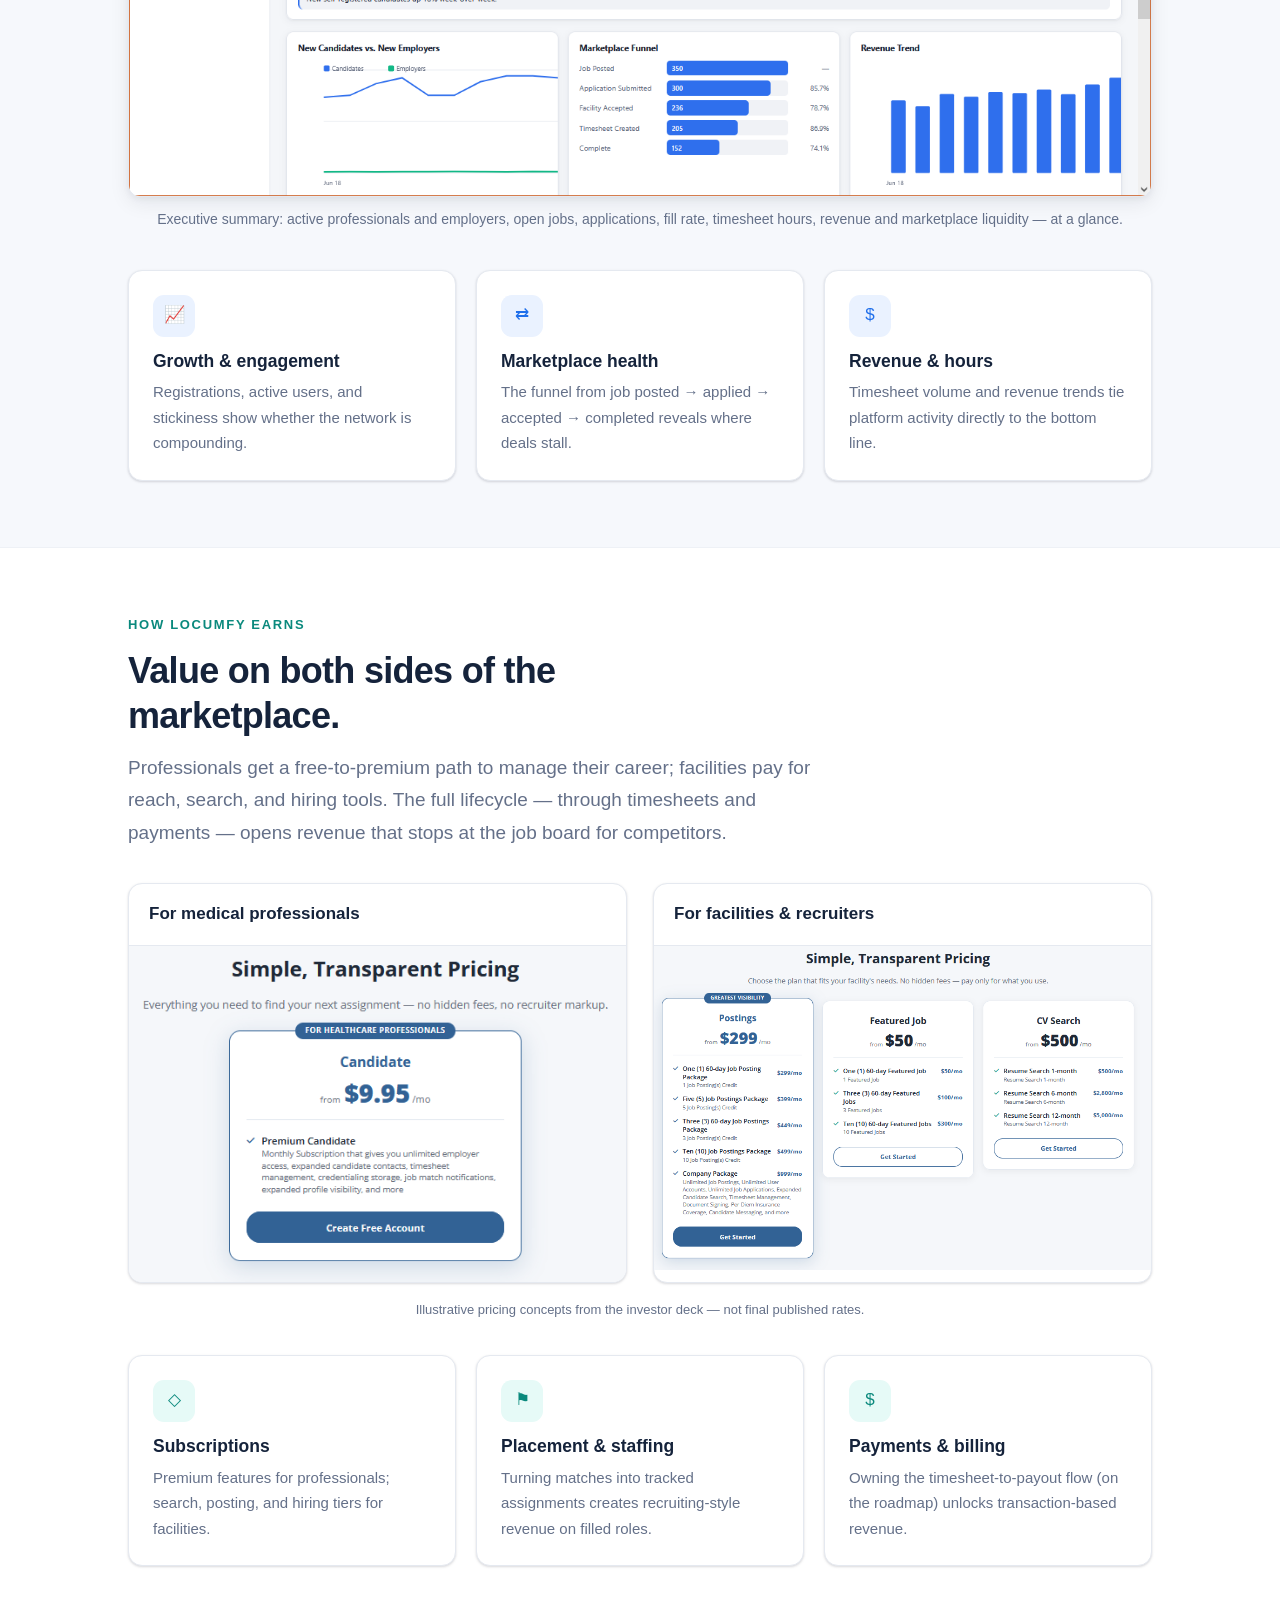
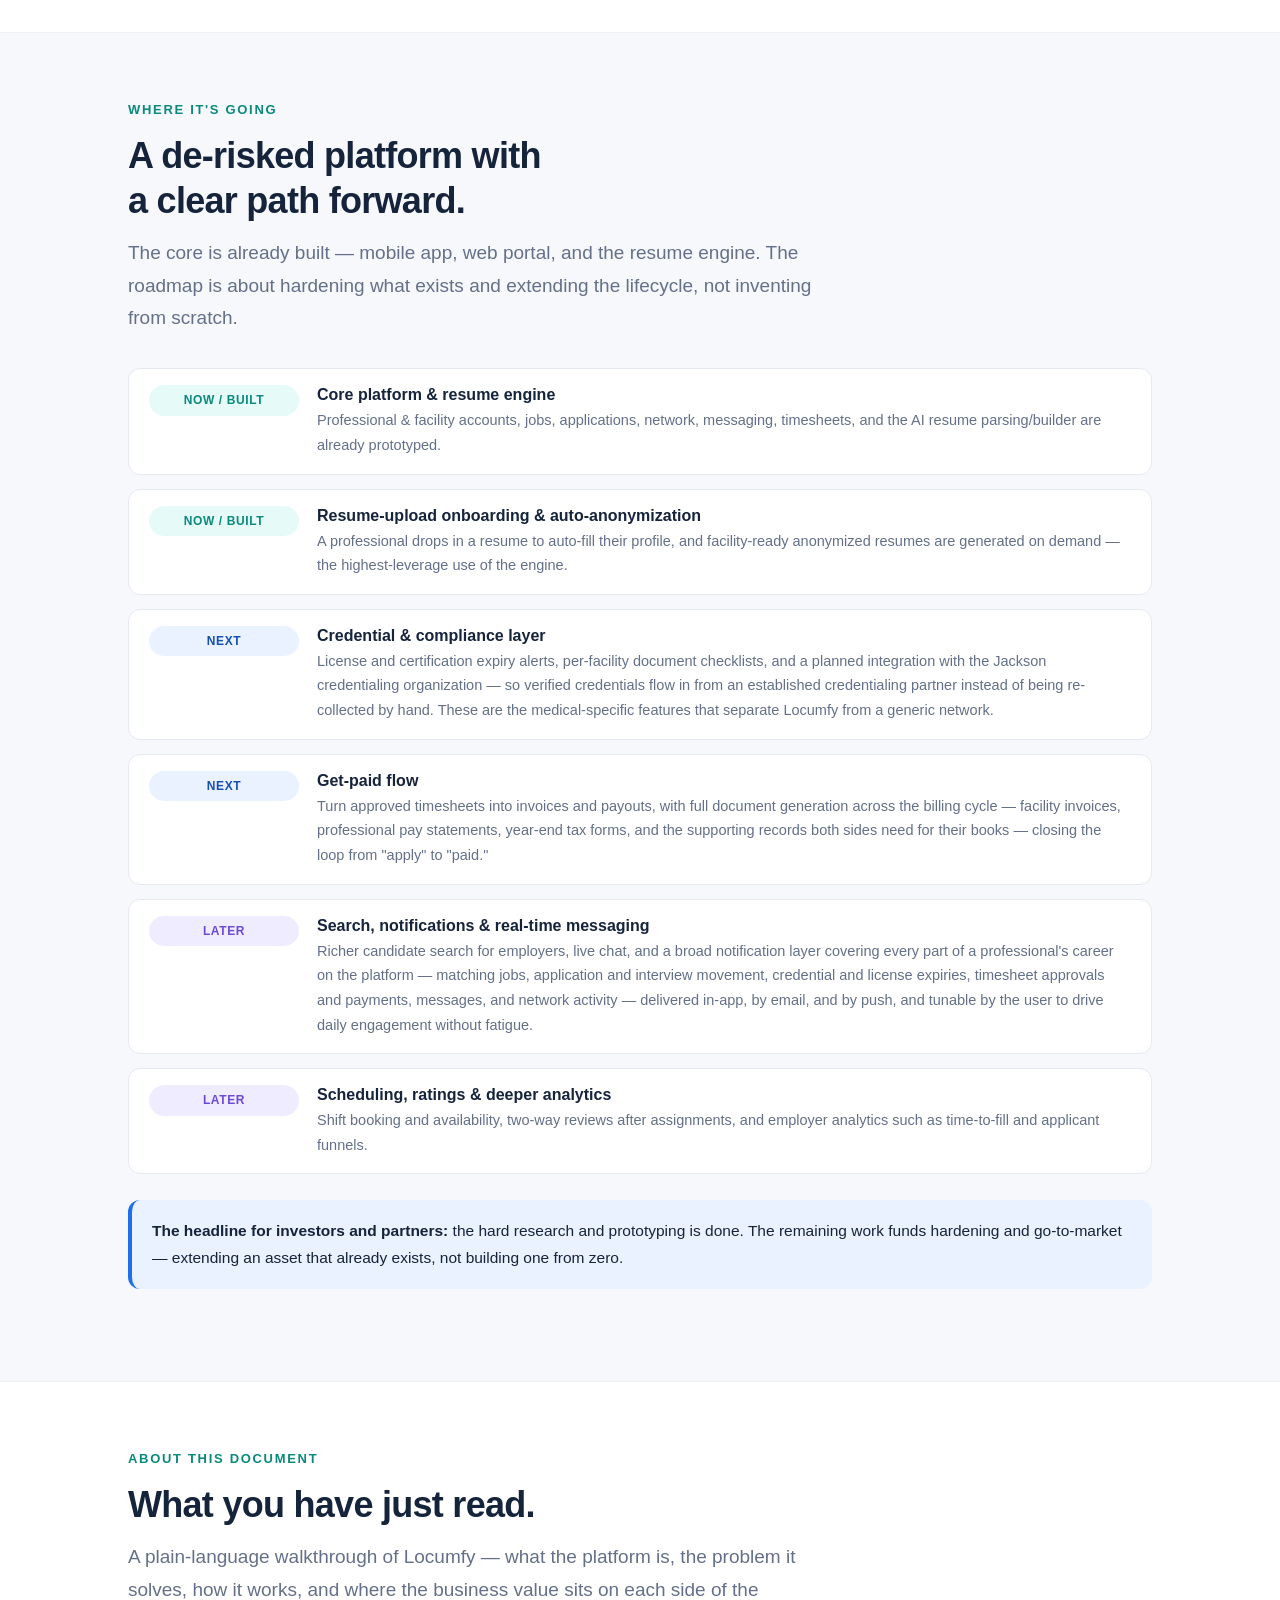
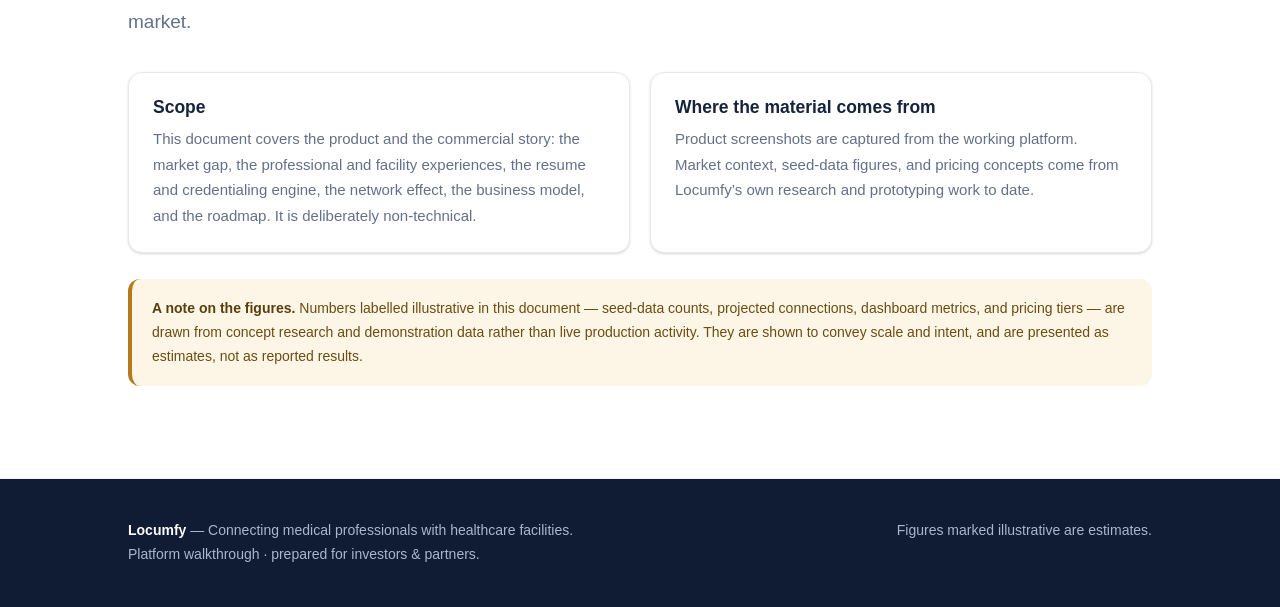
<file: jackson/walk-thru/index.html>
<!DOCTYPE html>
<html lang="en">

<head>

  <!-- Google tag (gtag.js) -->
  <script async src="https://www.googletagmanager.com/gtag/js?id=G-DLY8LWRBSB"></script>
  <script>
    window.dataLayer = window.dataLayer || [];
    function gtag() { dataLayer.push(arguments); }
    gtag('js', new Date());

    gtag('config', 'G-DLY8LWRBSB');
  </script>

  <meta charset="utf-8">
  <meta name="viewport" content="width=device-width, initial-scale=1">
  <title>Locumfy — Platform Walkthrough</title>
  <meta name="description"
    content="A business overview of Locumfy: the professional network and staffing platform purpose-built for healthcare.">
  <!--
  ============================================================================
  LOCUMFY - PLATFORM WALKTHROUGH
  ----------------------------------------------------------------------------
  A plain-language overview of the Locumfy platform prepared for investors,
  partners and business leaders in medical recruiting.

  Single self-contained HTML page plus an /assets/img folder of product
  screenshots. No build step, no framework, no external network calls - open
  index.html in any browser.
  ============================================================================
-->
  <style>
    :root {
      --brand: #1f6feb;
      --brand-dark: #1450b4;
      --brand-050: #eaf2ff;
      --brand-100: #d7e6ff;
      --teal: #0fb5a6;
      --teal-dark: #0a897d;
      --teal-050: #e6faf7;
      --ink: #15233b;
      --text: #33415c;
      --muted: #647089;
      --faint: #8a94a8;
      --line: #e5e9f0;
      --line-soft: #eef1f6;
      --bg: #ffffff;
      --bg-soft: #f6f8fc;
      --bg-deep: #0f1c34;
      --hero-bg: #13315c;
      --amber: #b7791f;
      --amber-bg: #fdf6e7;
      --radius: 14px;
      --radius-sm: 10px;
      --shadow-sm: 0 1px 2px rgba(16, 24, 40, .06), 0 1px 3px rgba(16, 24, 40, .10);
      --shadow-md: 0 6px 20px rgba(16, 24, 40, .08), 0 2px 6px rgba(16, 24, 40, .05);
      --shadow-lg: 0 18px 48px rgba(16, 24, 40, .16);
      --sans: -apple-system, BlinkMacSystemFont, "Segoe UI", Roboto, "Helvetica Neue", Arial, sans-serif;
      --maxw: 1080px;
    }

    * {
      box-sizing: border-box
    }

    html {
      scroll-behavior: smooth
    }

    body {
      margin: 0;
      font-family: var(--sans);
      color: var(--text);
      background: var(--bg);
      font-size: 17px;
      line-height: 1.7;
      -webkit-font-smoothing: antialiased
    }

    h1,
    h2,
    h3,
    h4 {
      color: var(--ink);
      line-height: 1.25;
      margin: 0
    }

    a {
      color: var(--brand);
      text-decoration: none
    }

    a:hover {
      text-decoration: underline
    }

    p {
      margin: 0 0 1.05em
    }

    .wrap {
      max-width: var(--maxw);
      margin: 0 auto;
      padding: 0 28px
    }

    /* ---------- Top navigation ---------- */
    .topnav {
      position: sticky;
      top: 0;
      z-index: 50;
      background: rgba(255, 255, 255, .86);
      backdrop-filter: saturate(180%) blur(12px);
      border-bottom: 1px solid var(--line)
    }

    .topnav .row {
      max-width: 1180px;
      margin: 0 auto;
      display: flex;
      align-items: center;
      gap: 16px;
      padding: 10px 28px
    }

    .logo {
      font-weight: 800;
      font-size: 19px;
      letter-spacing: -.02em;
      color: var(--brand);
      display: flex;
      align-items: center;
      gap: 9px;
      flex-shrink: 0
    }

    .logo .plus {
      display: inline-grid;
      place-items: center;
      width: 28px;
      height: 28px;
      border-radius: 7px;
      background: var(--brand);
      color: #fff;
      font-size: 17px;
      font-weight: 700
    }

    .logo .logotext {
      display: flex;
      flex-direction: column;
      line-height: 1.18
    }

    .logo small {
      font-weight: 600;
      color: var(--muted);
      font-size: 10.5px;
      letter-spacing: .03em;
      text-transform: uppercase
    }

    .navlinks {
      margin-left: auto;
      min-width: 0;
      display: flex;
      gap: 1px;
      flex-wrap: nowrap;
      overflow-x: auto;
      -ms-overflow-style: none;
      scrollbar-width: none
    }

    .navlinks::-webkit-scrollbar {
      display: none
    }

    .navlinks a {
      color: var(--muted);
      font-size: 12.5px;
      font-weight: 600;
      padding: 6px 7px;
      border-radius: 8px;
      white-space: nowrap
    }

    .navlinks a:hover {
      color: var(--ink);
      background: var(--bg-soft);
      text-decoration: none
    }

    @media(max-width:760px) {
      .navlinks {
        display: none
      }
    }

    /* ---------- Hero ---------- */
    .hero {
      position: relative;
      overflow: hidden;
      color: #fff;
      background: var(--hero-bg)
    }

    .hero .wrap {
      padding: 78px 28px 84px;
      position: relative;
      z-index: 2
    }

    .kicker {
      display: inline-block;
      font-size: 13px;
      font-weight: 700;
      letter-spacing: .14em;
      text-transform: uppercase;
      color: #bcd4ff;
      background: rgba(255, 255, 255, .08);
      border: 1px solid rgba(255, 255, 255, .18);
      padding: 6px 13px;
      border-radius: 999px;
      margin-bottom: 22px
    }

    .hero h1 {
      color: #fff;
      font-size: clamp(34px, 5vw, 54px);
      letter-spacing: -.02em;
      max-width: 16ch
    }

    .hero .lede {
      font-size: clamp(18px, 2.2vw, 22px);
      color: #dbe6fb;
      max-width: 60ch;
      margin-top: 20px
    }

    .hero .cta {
      margin-top: 34px;
      display: flex;
      gap: 14px;
      flex-wrap: wrap
    }

    .btn {
      display: inline-flex;
      align-items: center;
      gap: 8px;
      font-weight: 700;
      font-size: 15px;
      padding: 12px 20px;
      border-radius: 10px;
      border: 1px solid transparent;
      cursor: pointer
    }

    .btn.primary {
      background: #fff;
      color: var(--brand-dark)
    }

    .btn.ghost {
      background: rgba(255, 255, 255, .06);
      color: #fff;
      border-color: rgba(255, 255, 255, .28)
    }

    .btn:hover {
      text-decoration: none;
      transform: translateY(-1px)
    }

    .hero-tag {
      position: absolute;
      inset: 0;
      opacity: .5;
      pointer-events: none
    }

    /* ---------- Stat band ---------- */
    .statband {
      background: var(--bg-deep);
      color: #fff
    }

    .statband .grid {
      max-width: var(--maxw);
      margin: 0 auto;
      display: grid;
      grid-template-columns: repeat(4, 1fr);
      gap: 1px;
      background: rgba(255, 255, 255, .08)
    }

    .stat {
      background: var(--bg-deep);
      padding: 26px 24px
    }

    .stat .n {
      font-size: 30px;
      font-weight: 800;
      color: #fff;
      letter-spacing: -.02em
    }

    .stat .n span {
      color: #6fe3d6
    }

    .stat .l {
      font-size: 13.5px;
      color: #a9b6cf;
      margin-top: 4px;
      line-height: 1.45
    }

    @media(max-width:760px) {
      .statband .grid {
        grid-template-columns: repeat(2, 1fr)
      }
    }

    /* ---------- Sections ---------- */
    section {
      padding: 66px 0;
      border-bottom: 1px solid var(--line-soft);
      scroll-margin-top: 80px
    }

    header.hero {
      scroll-margin-top: 0
    }

    section.alt {
      background: var(--bg-soft)
    }

    .eyebrow {
      font-size: 13px;
      font-weight: 800;
      letter-spacing: .13em;
      text-transform: uppercase;
      color: var(--teal-dark);
      margin-bottom: 12px
    }

    h2.title {
      font-size: clamp(26px, 3.4vw, 36px);
      letter-spacing: -.02em;
      max-width: 22ch
    }

    .section-lede {
      font-size: 19px;
      color: var(--muted);
      max-width: 66ch;
      margin-top: 14px
    }

    h3.sub {
      font-size: 20px;
      margin: 34px 0 10px
    }

    /* ---------- Cards / grids ---------- */
    .cards {
      display: grid;
      gap: 20px;
      margin-top: 34px
    }

    .cards.c2 {
      grid-template-columns: repeat(2, 1fr)
    }

    .cards.c3 {
      grid-template-columns: repeat(3, 1fr)
    }

    @media(max-width:820px) {

      .cards.c2,
      .cards.c3 {
        grid-template-columns: 1fr
      }
    }

    .card {
      background: #fff;
      border: 1px solid var(--line);
      border-radius: var(--radius);
      padding: 24px;
      box-shadow: var(--shadow-sm)
    }

    section.alt .card {
      background: #fff
    }

    .card .ico {
      width: 42px;
      height: 42px;
      border-radius: 11px;
      display: grid;
      place-items: center;
      background: var(--brand-050);
      color: var(--brand);
      margin-bottom: 14px
    }

    .card.teal .ico {
      background: var(--teal-050);
      color: var(--teal-dark)
    }

    .card h4 {
      font-size: 17.5px;
      margin-bottom: 7px
    }

    .card p {
      font-size: 15px;
      color: var(--muted);
      margin: 0
    }

    /* ---------- Two-column feature rows ---------- */
    .feature {
      display: grid;
      grid-template-columns: 1fr 1fr;
      gap: 44px;
      align-items: center;
      margin-top: 40px
    }

    .feature.rev .txt {
      order: 2
    }

    @media(max-width:820px) {
      .feature {
        grid-template-columns: 1fr;
        gap: 26px
      }

      .feature.rev .txt {
        order: 0
      }
    }

    .feature h3 {
      font-size: 23px;
      margin-bottom: 10px
    }

    .feature ul {
      margin: 14px 0 0;
      padding: 0;
      list-style: none
    }

    .feature li {
      position: relative;
      padding: 6px 0 6px 28px;
      color: var(--text);
      font-size: 15.5px
    }

    .feature li::before {
      content: "";
      position: absolute;
      left: 2px;
      top: 14px;
      width: 8px;
      height: 8px;
      border-radius: 50%;
      background: var(--teal)
    }

    /* ---------- Device frames ---------- */
    .phone {
      width: 248px;
      max-width: 100%;
      margin: 0 auto;
      background: #0f1c34;
      border-radius: 34px;
      padding: 11px;
      box-shadow: var(--shadow-lg)
    }

    .phone .scr {
      border-radius: 24px;
      overflow: hidden;
      background: #fff;
      display: block
    }

    .phone img {
      display: block;
      width: 100%
    }

    .phone-row {
      display: flex;
      gap: 22px;
      flex-wrap: wrap;
      justify-content: center;
      margin-top: 8px
    }

    .phone.sm {
      width: 210px
    }

    .cap {
      text-align: center;
      font-size: 13px;
      color: var(--muted);
      margin-top: 12px
    }

    .browser {
      border: 1px solid var(--line);
      border-radius: 12px;
      overflow: hidden;
      box-shadow: var(--shadow-md);
      background: #fff
    }

    .browser .bar {
      display: flex;
      align-items: center;
      gap: 7px;
      padding: 10px 13px;
      background: #eef1f6;
      border-bottom: 1px solid var(--line)
    }

    .browser .bar i {
      width: 11px;
      height: 11px;
      border-radius: 50%;
      background: #cfd6e2;
      display: inline-block
    }

    .browser .bar .url {
      margin-left: 12px;
      font-size: 12px;
      color: var(--faint);
      background: #fff;
      border: 1px solid var(--line);
      border-radius: 6px;
      padding: 3px 10px
    }

    .browser img {
      display: block;
      width: 100%
    }

    .shotgrid {
      display: grid;
      grid-template-columns: 1fr 1fr;
      gap: 26px;
      margin-top: 34px
    }

    @media(max-width:820px) {
      .shotgrid {
        grid-template-columns: 1fr
      }
    }

    figure {
      margin: 0
    }

    figure.shot figcaption {
      font-size: 14px;
      color: var(--muted);
      margin-top: 11px;
      text-align: center
    }

    /* ---------- Diagrams ---------- */
    figure.diagram {
      margin: 38px 0 6px;
      background: #fff;
      border: 1px solid var(--line);
      border-radius: var(--radius);
      padding: 26px 22px;
      box-shadow: var(--shadow-sm);
      overflow: hidden
    }

    section.alt figure.diagram {
      background: #fff
    }

    figure.diagram svg {
      width: 100%;
      height: auto;
      display: block
    }

    figure.diagram figcaption {
      font-size: 13.5px;
      color: var(--muted);
      text-align: center;
      margin-top: 14px
    }

    /* ---------- Callouts ---------- */
    .callout {
      border-radius: 12px;
      padding: 18px 20px;
      margin: 26px 0;
      font-size: 15.5px
    }

    .callout.quote {
      background: var(--brand-050);
      border-left: 4px solid var(--brand);
      color: var(--ink)
    }

    .callout.note {
      background: var(--teal-050);
      border-left: 4px solid var(--teal);
      color: #134b45
    }

    .callout.figures {
      background: var(--amber-bg);
      border-left: 4px solid var(--amber);
      color: #6b4c12;
      font-size: 14px
    }

    .callout.figures b {
      color: #5a3f0d
    }

    .callout strong {
      color: inherit
    }

    /* ---------- Steps / timeline ---------- */
    .steps {
      counter-reset: s;
      margin-top: 34px;
      display: grid;
      gap: 16px
    }

    .step {
      display: grid;
      grid-template-columns: 44px 1fr;
      gap: 18px;
      align-items: start;
      background: #fff;
      border: 1px solid var(--line);
      border-radius: 12px;
      padding: 18px 20px
    }

    .step .num {
      counter-increment: s;
      width: 44px;
      height: 44px;
      border-radius: 50%;
      background: var(--brand);
      color: #fff;
      font-weight: 800;
      display: grid;
      place-items: center;
      font-size: 18px
    }

    .step h4 {
      font-size: 17px;
      margin-bottom: 4px
    }

    .step p {
      margin: 0;
      font-size: 15px;
      color: var(--muted)
    }

    /* ---------- Pricing ---------- */
    .pricegrid {
      display: grid;
      grid-template-columns: 1fr 1fr;
      gap: 26px;
      margin-top: 34px
    }

    @media(max-width:820px) {
      .pricegrid {
        grid-template-columns: 1fr
      }
    }

    .pricecard {
      border: 1px solid var(--line);
      border-radius: var(--radius);
      overflow: hidden;
      box-shadow: var(--shadow-sm);
      background: #fff
    }

    .pricecard .ph {
      padding: 16px 20px;
      border-bottom: 1px solid var(--line);
      font-weight: 700;
      color: var(--ink)
    }

    .pricecard img {
      display: block;
      width: 100%
    }

    /* ---------- Roadmap ---------- */
    .roadmap {
      margin-top: 34px;
      display: grid;
      gap: 14px
    }

    .rm {
      display: grid;
      grid-template-columns: 150px 1fr;
      gap: 18px;
      background: #fff;
      border: 1px solid var(--line);
      border-radius: 12px;
      padding: 16px 20px;
      align-items: start
    }

    @media(max-width:640px) {
      .rm {
        grid-template-columns: 1fr;
        gap: 6px
      }
    }

    .rm .tag {
      font-size: 12px;
      font-weight: 800;
      letter-spacing: .05em;
      text-transform: uppercase;
      padding: 5px 10px;
      border-radius: 999px;
      text-align: center;
      align-self: start
    }

    .tag.now {
      background: var(--teal-050);
      color: var(--teal-dark)
    }

    .tag.next {
      background: var(--brand-050);
      color: var(--brand-dark)
    }

    .tag.later {
      background: #f0ecff;
      color: #6b4bd6
    }

    .rm h4 {
      font-size: 16px;
      margin-bottom: 3px
    }

    .rm p {
      margin: 0;
      font-size: 14.5px;
      color: var(--muted)
    }

    /* ---------- Footer ---------- */
    footer {
      background: var(--bg-deep);
      color: #aab6ce;
      padding: 40px 0;
      font-size: 14px
    }

    footer .wrap {
      display: flex;
      justify-content: space-between;
      gap: 20px;
      flex-wrap: wrap
    }

    footer b {
      color: #fff
    }

    .lgnd {
      display: flex;
      gap: 20px;
      flex-wrap: wrap;
      margin-top: 16px;
      font-size: 13px;
      color: var(--muted)
    }

    .lgnd span {
      display: inline-flex;
      align-items: center;
      gap: 7px
    }

    .lgnd i {
      width: 13px;
      height: 13px;
      border-radius: 3px;
      display: inline-block
    }
  </style>
</head>

<body>

  <!-- ======================= TOP NAV ======================= -->
  <nav class="topnav">
    <div class="row">
      <span class="logo"><span class="logotext">Locumfy<small>Walkthrough</small></span></span>
      <span class="navlinks">
        <a href="#overview">Overview</a>
        <a href="#problem">The Problem</a>
        <a href="#how">How It Works</a>
        <a href="#people">Two Audiences</a>
        <a href="#journey">The Journey</a>
        <a href="#engine">The Engine</a>
        <a href="#network">Network</a>
        <a href="#model">Business Model</a>
        <a href="#roadmap">Roadmap</a>
      </span>
    </div>
  </nav>

  <!-- ======================= HERO ======================= -->
  <header class="hero" id="overview">
    <div class="wrap">
      <span class="kicker">Platform Walkthrough · For Investors &amp; Partners</span>
      <h1>The professional network built for healthcare.</h1>
      <p class="lede">Locumfy connects medical professionals with the facilities that need them —
        combining a LinkedIn-style network, a job marketplace, verified credentials, timesheets and
        billing into one platform, seeded from hundreds of thousands of existing healthcare resumes.</p>
      <div class="cta">
        <a class="btn primary" href="#how">See how it works →</a>
        <a class="btn ghost" href="#model">The business case</a>
      </div>
    </div>
  </header>

  <!-- ======================= STAT BAND ======================= -->
  <div class="statband">
    <div class="grid">
      <div class="stat">
        <div class="n">~250<span>k</span></div>
        <div class="l">Healthcare resumes available to seed the network at launch</div>
      </div>
      <div class="stat">
        <div class="n">21</div>
        <div class="l">Existing recruiting brands the platform can draw candidates from</div>
      </div>
      <div class="stat">
        <div class="n">660<span>k</span></div>
        <div class="l">Professional connections projected by the matching research</div>
      </div>
      <div class="stat">
        <div class="n">18</div>
        <div class="l">Structured sections captured automatically from each resume</div>
      </div>
    </div>
  </div>

  <!-- ======================= THE PROBLEM ======================= -->
  <section id="problem">
    <div class="wrap">
      <div class="eyebrow">Why Locumfy exists</div>
      <h2 class="title">Medical recruiting runs on scattered data and manual work.</h2>
      <p class="section-lede">The talent is there and the demand is there — but the tools connecting
        them are fragmented. Locumfy is designed to close the gaps that cost recruiters time and margin.</p>

      <div class="cards c3">
        <div class="card">
          <div class="ico">◧</div>
          <h4>Fragmented brands</h4>
          <p>Candidates are split across profession-specific job boards. There is no single, branded
            home where a nurse, therapist, or physician builds a lasting profile and stays engaged.</p>
        </div>
        <div class="card">
          <div class="ico">✎</div>
          <h4>Manual resume work</h4>
          <p>Recruiters reformat and re-key resumes by hand for every facility submission — slow,
            inconsistent, and error-prone, especially when personal details must be removed.</p>
        </div>
        <div class="card">
          <div class="ico">◔</div>
          <h4>No lifecycle</h4>
          <p>Most tools stop at the job board. Finding the role, verifying credentials, tracking hours,
            and getting paid all happen in separate systems that never talk to each other.</p>
        </div>
      </div>

      <div class="callout quote">
        <strong>The opportunity:</strong> a platform that <em>augments</em> — rather than replaces —
        the existing brand strategy, giving every profession a shared home while making the
        day-to-day recruiting workflow faster and more automated.
      </div>
    </div>
  </section>

  <!-- ======================= HOW IT WORKS ======================= -->
  <section id="how" class="alt">
    <div class="wrap">
      <div class="eyebrow">The big picture</div>
      <h2 class="title">One platform, two audiences, connected by a smart data engine.</h2>
      <p class="section-lede">Think of Locumfy as a marketplace with a brain. Medical professionals
        use a mobile app; facilities and recruiters use a web portal. Behind both sits an engine that
        turns raw resumes and public records into rich, verified, searchable profiles.</p>

      <figure class="diagram">
        <svg viewBox="0 0 920 470" role="img" aria-label="Locumfy ecosystem diagram">
          <defs>
            <marker id="ar" markerWidth="10" markerHeight="10" refX="7" refY="3" orient="auto">
              <path d="M0,0 L7,3 L0,6 Z" fill="#8a94a8" />
            </marker>
            <linearGradient id="core" x1="0" y1="0" x2="1" y2="1">
              <stop offset="0" stop-color="#2b7bff" />
              <stop offset="1" stop-color="#123a86" />
            </linearGradient>
          </defs>

          <!-- central platform -->
          <rect x="360" y="185" width="200" height="100" rx="16" fill="url(#core)" />
          <text x="460" y="222" text-anchor="middle" fill="#fff" font-size="19" font-weight="700"
            font-family="sans-serif">Locumfy</text>
          <text x="460" y="246" text-anchor="middle" fill="#cfe0ff" font-size="13" font-family="sans-serif">The
            platform</text>
          <text x="460" y="264" text-anchor="middle" fill="#cfe0ff" font-size="13" font-family="sans-serif">network ·
            jobs · payments</text>

          <!-- left: professionals -->
          <rect x="40" y="195" width="200" height="80" rx="14" fill="#fff" stroke="#cddcff" stroke-width="1.5" />
          <text x="140" y="228" text-anchor="middle" fill="#15233b" font-size="16" font-weight="700"
            font-family="sans-serif">Medical Professionals</text>
          <text x="140" y="250" text-anchor="middle" fill="#647089" font-size="13" font-family="sans-serif">Mobile app ·
            nurses, therapists, MDs</text>

          <!-- right: facilities -->
          <rect x="680" y="195" width="200" height="80" rx="14" fill="#fff" stroke="#bff0ea" stroke-width="1.5" />
          <text x="780" y="228" text-anchor="middle" fill="#15233b" font-size="16" font-weight="700"
            font-family="sans-serif">Facilities &amp; Recruiters</text>
          <text x="780" y="250" text-anchor="middle" fill="#647089" font-size="13" font-family="sans-serif">Web portal ·
            hospitals, agencies</text>

          <!-- top: admin -->
          <rect x="360" y="40" width="200" height="66" rx="14" fill="#fff" stroke="#e5e9f0" stroke-width="1.5" />
          <text x="460" y="70" text-anchor="middle" fill="#15233b" font-size="15" font-weight="700"
            font-family="sans-serif">Operations &amp; Insight</text>
          <text x="460" y="90" text-anchor="middle" fill="#647089" font-size="13" font-family="sans-serif">Admin
            dashboard &amp; analytics</text>

          <!-- bottom: data sources -->
          <rect x="250" y="368" width="180" height="66" rx="14" fill="#eef6ff" stroke="#cddcff" stroke-width="1.5" />
          <text x="340" y="397" text-anchor="middle" fill="#1450b4" font-size="14" font-weight="700"
            font-family="sans-serif">Existing Resumes</text>
          <text x="340" y="416" text-anchor="middle" fill="#5470a8" font-size="12.5" font-family="sans-serif">~250k
            across 21 brands</text>
          <rect x="490" y="368" width="180" height="66" rx="14" fill="#e6faf7" stroke="#bff0ea" stroke-width="1.5" />
          <text x="580" y="397" text-anchor="middle" fill="#0a897d" font-size="14" font-weight="700"
            font-family="sans-serif">Public Records</text>
          <text x="580" y="416" text-anchor="middle" fill="#3f8f86" font-size="12.5" font-family="sans-serif">NPI,
            licenses, credentials</text>

          <!-- connectors -->
          <line x1="240" y1="235" x2="358" y2="235" stroke="#8a94a8" stroke-width="1.6" marker-end="url(#ar)" />
          <line x1="562" y1="235" x2="678" y2="235" stroke="#8a94a8" stroke-width="1.6" marker-end="url(#ar)" />
          <line x1="358" y1="235" x2="242" y2="235" stroke="#8a94a8" stroke-width="1.6" marker-end="url(#ar)" />
          <line x1="678" y1="235" x2="564" y2="235" stroke="#8a94a8" stroke-width="1.6" marker-end="url(#ar)" />
          <line x1="460" y1="185" x2="460" y2="108" stroke="#8a94a8" stroke-width="1.6" marker-end="url(#ar)" />
          <line x1="360" y1="270" x2="345" y2="366" stroke="#8a94a8" stroke-width="1.6" marker-end="url(#ar)" />
          <line x1="560" y1="270" x2="575" y2="366" stroke="#8a94a8" stroke-width="1.6" marker-end="url(#ar)" />
        </svg>
        <figcaption>How the pieces fit: professionals and facilities meet on the platform, which is
          continuously enriched by existing resumes and public credential records, and overseen through
          an operations dashboard.</figcaption>
      </figure>

      <div class="cards c3">
        <div class="card teal">
          <div class="ico">◎</div>
          <h4>A shared home</h4>
          <p>Every professional builds one profile that follows them across roles and years — not a
            throwaway application for a single job.</p>
        </div>
        <div class="card teal">
          <div class="ico">⚡</div>
          <h4>A live marketplace</h4>
          <p>Facilities post work, professionals apply, and the platform tracks each opportunity from
            first interest all the way through to payment.</p>
        </div>
        <div class="card teal">
          <div class="ico">✓</div>
          <h4>Built-in trust</h4>
          <p>Profiles are cross-checked against official records, so a facility can trust that a
            license, specialty, or credential is real before reaching out.</p>
        </div>
      </div>
    </div>
  </section>

  <!-- ======================= TWO AUDIENCES ======================= -->
  <section id="people">
    <div class="wrap">
      <div class="eyebrow">Who uses it</div>
      <h2 class="title">The same platform, tailored to each side of the market.</h2>
      <p class="section-lede">Professionals and facilities see different tools designed for what they
        each need — but they share one network, one messaging system, and one set of verified profiles.</p>

      <!-- Professionals -->
      <div class="feature">
        <div class="txt">
          <h3>For medical professionals</h3>
          <p>A polished mobile app where clinicians manage their entire career life — the way they
            already manage everything else on their phone.</p>
          <ul>
            <li><b>Profile</b> — a rich, credential-verified professional profile</li>
            <li><b>Jobs</b> — relevant openings matched to their specialty and location</li>
            <li><b>Network</b> — connections, invitations, and suggested peers to grow their circle</li>
            <li><b>Feed &amp; Messaging</b> — industry news, posts, and direct conversations</li>
            <li><b>Timesheets</b> — log hours worked, by week and month, tied to each assignment</li>
          </ul>
        </div>
        <div>
          <div class="phone"><span class="scr"><img src="assets/img/m-login.png" alt="Locumfy mobile sign-in"></span>
          </div>
          <div class="cap">The professional's mobile app</div>
        </div>
      </div>

      <!-- Facilities -->
      <div class="feature rev">
        <div class="txt">
          <h3>For facilities &amp; recruiters</h3>
          <p>A web portal built for the people doing the hiring — hospitals, staffing agencies, and
            recruiters who need to find, vet, and manage clinicians at scale.</p>
          <ul>
            <li><b>Candidates</b> — search verified professionals by skill, license, and specialty</li>
            <li><b>Jobs</b> — post and manage open roles</li>
            <li><b>Applications</b> — review and act on incoming applicants in one place</li>
            <li><b>Timesheets</b> — approve hours submitted by working clinicians</li>
            <li><b>Standardized resumes</b> — download a clean, facility-ready resume in one click</li>
          </ul>
        </div>
        <div>
          <div class="browser">
            <div class="bar"><i></i><i></i><i></i><span class="url">app.locumfy.com/candidates</span></div>
            <img src="assets/img/w-candidates.png" alt="Facility candidate search in the web portal">
          </div>
          <div class="cap">The facility &amp; recruiter web portal</div>
        </div>
      </div>
    </div>
  </section>

  <!-- ======================= THE JOURNEY ======================= -->
  <section id="journey" class="alt">
    <div class="wrap">
      <div class="eyebrow">End to end</div>
      <h2 class="title">From a resume to a paycheck — one continuous path.</h2>
      <p class="section-lede">Most tools only cover one slice of this. Locumfy's advantage is that a
        single professional profile carries all the way through the workflow, and every step feeds the
        next.</p>

      <figure class="diagram">
        <svg viewBox="0 0 940 250" role="img" aria-label="Candidate journey from resume to payment">
          <defs>
            <marker id="ar2" markerWidth="10" markerHeight="10" refX="7" refY="3" orient="auto">
              <path d="M0,0 L7,3 L0,6 Z" fill="#1f6feb" />
            </marker>
          </defs>
          <!-- row of 7 stages -->
          <!-- helper positions: 7 nodes, width 118, gap ~5 -->
          <g font-family="sans-serif">
            <!-- 1 -->
            <rect x="8" y="70" width="118" height="86" rx="12" fill="#fff" stroke="#cddcff" stroke-width="1.5" />
            <circle cx="67" cy="98" r="15" fill="#eaf2ff" /><text x="67" y="103" text-anchor="middle" font-size="15"
              fill="#1f6feb" font-weight="700">1</text>
            <text x="67" y="130" text-anchor="middle" font-size="13" fill="#15233b" font-weight="700">Upload
              resume</text>
            <text x="67" y="147" text-anchor="middle" font-size="11" fill="#647089">or pre-seeded</text>
            <!-- 2 -->
            <rect x="139" y="70" width="118" height="86" rx="12" fill="#fff" stroke="#cddcff" stroke-width="1.5" />
            <circle cx="198" cy="98" r="15" fill="#eaf2ff" /><text x="198" y="103" text-anchor="middle" font-size="15"
              fill="#1f6feb" font-weight="700">2</text>
            <text x="198" y="130" text-anchor="middle" font-size="13" fill="#15233b" font-weight="700">Verified
              profile</text>
            <text x="198" y="147" text-anchor="middle" font-size="11" fill="#647089">built automatically</text>
            <!-- 3 -->
            <rect x="270" y="70" width="118" height="86" rx="12" fill="#fff" stroke="#cddcff" stroke-width="1.5" />
            <circle cx="329" cy="98" r="15" fill="#eaf2ff" /><text x="329" y="103" text-anchor="middle" font-size="15"
              fill="#1f6feb" font-weight="700">3</text>
            <text x="329" y="130" text-anchor="middle" font-size="13" fill="#15233b" font-weight="700">Discover
              jobs</text>
            <text x="329" y="147" text-anchor="middle" font-size="11" fill="#647089">&amp; connections</text>
            <!-- 4 -->
            <rect x="401" y="70" width="118" height="86" rx="12" fill="#fff" stroke="#cddcff" stroke-width="1.5" />
            <circle cx="460" cy="98" r="15" fill="#eaf2ff" /><text x="460" y="103" text-anchor="middle" font-size="15"
              fill="#1f6feb" font-weight="700">4</text>
            <text x="460" y="130" text-anchor="middle" font-size="13" fill="#15233b" font-weight="700">Apply &amp;
              match</text>
            <text x="460" y="147" text-anchor="middle" font-size="11" fill="#647089">facility accepts</text>
            <!-- 5 -->
            <rect x="532" y="70" width="118" height="86" rx="12" fill="#fff" stroke="#bff0ea" stroke-width="1.5" />
            <circle cx="591" cy="98" r="15" fill="#e6faf7" /><text x="591" y="103" text-anchor="middle" font-size="15"
              fill="#0a897d" font-weight="700">5</text>
            <text x="591" y="130" text-anchor="middle" font-size="13" fill="#15233b" font-weight="700">Work the
              role</text>
            <text x="591" y="147" text-anchor="middle" font-size="11" fill="#647089">assignment begins</text>
            <!-- 6 -->
            <rect x="663" y="70" width="118" height="86" rx="12" fill="#fff" stroke="#bff0ea" stroke-width="1.5" />
            <circle cx="722" cy="98" r="15" fill="#e6faf7" /><text x="722" y="103" text-anchor="middle" font-size="15"
              fill="#0a897d" font-weight="700">6</text>
            <text x="722" y="130" text-anchor="middle" font-size="13" fill="#15233b" font-weight="700">Log
              timesheet</text>
            <text x="722" y="147" text-anchor="middle" font-size="11" fill="#647089">facility approves</text>
            <!-- 7 -->
            <rect x="794" y="70" width="118" height="86" rx="12" fill="#0f1c34" />
            <circle cx="853" cy="98" r="15" fill="#26436f" /><text x="853" y="103" text-anchor="middle" font-size="15"
              fill="#6fe3d6" font-weight="700">7</text>
            <text x="853" y="130" text-anchor="middle" font-size="13" fill="#fff" font-weight="700">Get paid</text>
            <text x="853" y="147" text-anchor="middle" font-size="11" fill="#9fb0cf">invoice &amp; payout</text>
            <!-- arrows -->
            <g stroke="#1f6feb" stroke-width="1.8">
              <line x1="126" y1="113" x2="137" y2="113" marker-end="url(#ar2)" />
              <line x1="257" y1="113" x2="268" y2="113" marker-end="url(#ar2)" />
              <line x1="388" y1="113" x2="399" y2="113" marker-end="url(#ar2)" />
              <line x1="519" y1="113" x2="530" y2="113" marker-end="url(#ar2)" />
              <line x1="650" y1="113" x2="661" y2="113" marker-end="url(#ar2)" />
              <line x1="781" y1="113" x2="792" y2="113" marker-end="url(#ar2)" />
            </g>
            <text x="197" y="35" text-anchor="middle" font-size="12.5" fill="#1f6feb" font-weight="700">FIND WORK</text>
            <text x="722" y="35" text-anchor="middle" font-size="12.5" fill="#0a897d" font-weight="700">GET PAID</text>
            <line x1="8" y1="46" x2="388" y2="46" stroke="#cddcff" stroke-width="1.2" />
            <line x1="532" y1="46" x2="912" y2="46" stroke="#bff0ea" stroke-width="1.2" />
          </g>
        </svg>
        <figcaption>The professional's journey. Steps 5–7 (shaded) are where Locumfy goes beyond a job
          board — turning a match into tracked work and, ultimately, payment.</figcaption>
      </figure>

      <h3 class="sub">A closer look: how an application actually works</h3>
      <p>The heart of the marketplace is a simple, fair set of rules that keeps both sides in control.
        Behind the scenes it works like a set of stop-lights:</p>

      <div class="steps">
        <div class="step">
          <div class="num"></div>
          <div>
            <h4>A professional applies to a job</h4>
            <p>The application is now live and visible to the facility that posted the role. The
              professional can withdraw at any time before being accepted.</p>
          </div>
        </div>
        <div class="step">
          <div class="num"></div>
          <div>
            <h4>The facility accepts or declines</h4>
            <p>When a facility accepts, that professional is locked to the role — and their other open
              applications are automatically set aside, so nobody is double-booked.</p>
          </div>
        </div>
        <div class="step">
          <div class="num"></div>
          <div>
            <h4>The work happens and hours are logged</h4>
            <p>Once accepted, the professional records timesheets against the assignment. Only the facility
              that posted the job can approve those hours.</p>
          </div>
        </div>
        <div class="step">
          <div class="num"></div>
          <div>
            <h4>The job is completed and closed</h4>
            <p>The facility marks the assignment complete. Approved hours become the basis for billing and
              payment — closing the loop from application to paycheck.</p>
          </div>
        </div>
      </div>

      <div class="callout note">
        <strong>Why this matters for a recruiter:</strong> every stage is captured as structured data,
        so time-to-fill, applicant funnels, and hours worked are measurable automatically — no
        spreadsheets, no chasing paperwork.
      </div>
    </div>
  </section>

  <!-- ======================= THE ENGINE ======================= -->
  <section id="engine">
    <div class="wrap">
      <div class="eyebrow">The differentiator</div>
      <h2 class="title">The resume engine is what makes Locumfy hard to copy.</h2>
      <p class="section-lede">Any team can build a job board. What sets Locumfy apart is the technology
        that reads a resume, structures it, verifies it against official records, and can re-format it
        on demand — the exact manual work recruiters do today, done automatically.</p>

      <figure class="diagram">
        <svg viewBox="0 0 940 320" role="img" aria-label="Resume data engine pipeline">
          <defs>
            <marker id="ar3" markerWidth="10" markerHeight="10" refX="7" refY="3" orient="auto">
              <path d="M0,0 L7,3 L0,6 Z" fill="#8a94a8" />
            </marker>
          </defs>
          <g font-family="sans-serif">
            <!-- input -->
            <rect x="20" y="120" width="140" height="80" rx="12" fill="#eef6ff" stroke="#cddcff" stroke-width="1.5" />
            <text x="90" y="152" text-anchor="middle" font-size="14" fill="#1450b4" font-weight="700">Raw resume</text>
            <text x="90" y="172" text-anchor="middle" font-size="12" fill="#5470a8">PDF / Word</text>

            <!-- parse -->
            <rect x="210" y="120" width="150" height="80" rx="12" fill="#fff" stroke="#e5e9f0" stroke-width="1.5" />
            <text x="285" y="150" text-anchor="middle" font-size="14" fill="#15233b" font-weight="700">Parse &amp;
              structure</text>
            <text x="285" y="169" text-anchor="middle" font-size="11.5" fill="#647089">18 sections: skills,</text>
            <text x="285" y="184" text-anchor="middle" font-size="11.5" fill="#647089">licenses, education…</text>

            <!-- verify -->
            <rect x="410" y="120" width="150" height="80" rx="12" fill="#fff" stroke="#bff0ea" stroke-width="1.5" />
            <text x="485" y="150" text-anchor="middle" font-size="14" fill="#0a897d" font-weight="700">Verify</text>
            <text x="485" y="169" text-anchor="middle" font-size="11.5" fill="#3f8f86">match NPI, DEA,</text>
            <text x="485" y="184" text-anchor="middle" font-size="11.5" fill="#3f8f86">licenses &amp; records</text>

            <!-- profile -->
            <rect x="610" y="120" width="150" height="80" rx="12" fill="#0f1c34" />
            <text x="685" y="152" text-anchor="middle" font-size="14" fill="#fff" font-weight="700">Verified
              profile</text>
            <text x="685" y="172" text-anchor="middle" font-size="11.5" fill="#9fb0cf">rich &amp; searchable</text>

            <!-- outputs -->
            <rect x="800" y="40" width="128" height="86" rx="12" fill="#eaf2ff" stroke="#cddcff" stroke-width="1.5" />
            <text x="864" y="72" text-anchor="middle" font-size="13" fill="#1450b4" font-weight="700">Job
              matching</text>
            <text x="864" y="90" text-anchor="middle" font-size="11" fill="#5470a8">right roles to the</text>
            <text x="864" y="104" text-anchor="middle" font-size="11" fill="#5470a8">right professional</text>

            <rect x="800" y="194" width="128" height="86" rx="12" fill="#e6faf7" stroke="#bff0ea" stroke-width="1.5" />
            <text x="864" y="222" text-anchor="middle" font-size="13" fill="#0a897d" font-weight="700">Standard
              resume</text>
            <text x="864" y="240" text-anchor="middle" font-size="11" fill="#3f8f86">facility-ready, and</text>
            <text x="864" y="254" text-anchor="middle" font-size="11" fill="#3f8f86">auto-anonymized</text>

            <!-- arrows -->
            <g stroke="#8a94a8" stroke-width="1.7">
              <line x1="160" y1="160" x2="208" y2="160" marker-end="url(#ar3)" />
              <line x1="360" y1="160" x2="408" y2="160" marker-end="url(#ar3)" />
              <line x1="560" y1="160" x2="608" y2="160" marker-end="url(#ar3)" />
              <line x1="760" y1="150" x2="798" y2="95" marker-end="url(#ar3)" />
              <line x1="760" y1="170" x2="798" y2="225" marker-end="url(#ar3)" />
            </g>
          </g>
        </svg>
        <figcaption>The engine turns an unstructured resume into a verified profile, then powers two
          payoffs: smarter job matching and one-click standardized (and anonymized) resumes.</figcaption>
      </figure>

      <div class="cards c3">
        <div class="card">
          <div class="ico">⌾</div>
          <h4>Instant onboarding</h4>
          <p>A professional drops in a resume and their whole profile fills itself in — no typing 18
            sections by hand. This is the flow that turns a seeded contact into an active user.</p>
        </div>
        <div class="card teal">
          <div class="ico">✓</div>
          <h4>Verified credentials</h4>
          <p>Profiles are cross-checked against official healthcare records, so licenses and identifiers
            carry real trust — a genuinely medical-specific advantage.</p>
        </div>
        <div class="card teal">
          <div class="ico">🛈</div>
          <h4>Anonymized submissions</h4>
          <p>Generate a clean, standardized resume with personal details stripped out for third-party
            submission — the industry-standard recruiting task, automated.</p>
        </div>
      </div>

      <div class="callout quote">
        <strong>In plain terms:</strong> the work a recruiter does by hand for every candidate —
        reformatting, removing personal details, double-checking credentials — becomes a button.
      </div>
    </div>
  </section>

  <!-- ======================= NETWORK ======================= -->
  <section id="network" class="alt">
    <div class="wrap">
      <div class="eyebrow">The network effect</div>
      <h2 class="title">Not just a job board — a living professional community.</h2>
      <p class="section-lede">Because Locumfy understands who worked where, studied where, and shares
        specialties, it can suggest meaningful professional connections — the way LinkedIn does, but
        specific to healthcare. That drives the daily engagement a job board can't.</p>

      <div class="feature">
        <div class="txt">
          <h3>Connections that make sense</h3>
          <p>The platform's research projected <b>660,000 likely professional connections</b> from a
            study set of 45,000 profiles — relationships inferred from shared employers, schools,
            specialties, and geography.</p>
          <ul>
            <li><b>Grow</b> — suggested peers a professional is likely to know</li>
            <li><b>Feed</b> — career-specific news, posts, and updates worth returning for</li>
            <li><b>Messaging</b> — direct conversations between professionals and facilities</li>
          </ul>
          <p style="margin-top:14px">This is what converts a one-time job seeker into a recurring,
            loyal user — and keeps candidates warm between assignments.</p>
        </div>
        <div class="phone-row">
          <div>
            <div class="phone sm"><span class="scr"><img src="assets/img/m-network.png"
                  alt="Network — grow your connections"></span></div>
          </div>
          <div>
            <div class="phone sm"><span class="scr"><img src="assets/img/m-feed.png" alt="Professional feed"></span>
            </div>
          </div>
        </div>
      </div>

      <div class="callout note">
        <strong>Seeded, not cold:</strong> because the network is pre-loaded from existing resumes,
        professionals arrive to find their peers and relevant jobs already present — avoiding the empty
        "cold start" that sinks most new networks.
      </div>
    </div>
  </section>

  <!-- ======================= PRODUCT TOUR ======================= -->
  <section id="tour">
    <div class="wrap">
      <div class="eyebrow">See it in action</div>
      <h2 class="title">A quick look at the working product.</h2>
      <p class="section-lede">These are screens from the built prototype — the mobile app professionals
        carry and the web portal facilities work in every day.</p>

      <h3 class="sub">The professional's app</h3>
      <div class="phone-row">
        <figure class="shot">
          <div class="phone sm"><span class="scr"><img src="assets/img/m-jobs.png" alt="Jobs"></span></div>
          <figcaption>Jobs</figcaption>
        </figure>
        <figure class="shot">
          <div class="phone sm"><span class="scr"><img src="assets/img/m-profile.png" alt="Profile"></span></div>
          <figcaption>Profile</figcaption>
        </figure>
        <figure class="shot">
          <div class="phone sm"><span class="scr"><img src="assets/img/m-messaging.png" alt="Messaging"></span></div>
          <figcaption>Messaging</figcaption>
        </figure>
        <figure class="shot">
          <div class="phone sm"><span class="scr"><img src="assets/img/m-timesheets.png" alt="Timesheets"></span></div>
          <figcaption>Timesheets</figcaption>
        </figure>
      </div>

      <h3 class="sub" style="margin-top:44px">The facility &amp; recruiter portal</h3>
      <div class="shotgrid">
        <figure class="shot">
          <div class="browser">
            <div class="bar"><i></i><i></i><i></i><span class="url">app.locumfy.com/jobs</span></div><img
              src="assets/img/w-jobs.png" alt="Facility jobs">
          </div>
          <figcaption>Post and manage open roles</figcaption>
        </figure>
        <figure class="shot">
          <div class="browser">
            <div class="bar"><i></i><i></i><i></i><span class="url">app.locumfy.com/applications</span></div><img
              src="assets/img/w-applications.png" alt="Facility applications">
          </div>
          <figcaption>Review incoming applicants</figcaption>
        </figure>
        <figure class="shot">
          <div class="browser">
            <div class="bar"><i></i><i></i><i></i><span class="url">app.locumfy.com/candidates</span></div><img
              src="assets/img/w-candidates.png" alt="Facility candidate search">
          </div>
          <figcaption>Search verified candidates</figcaption>
        </figure>
        <figure class="shot">
          <div class="browser">
            <div class="bar"><i></i><i></i><i></i><span class="url">app.locumfy.com/timesheets</span></div><img
              src="assets/img/w-timesheets.png" alt="Facility timesheets">
          </div>
          <figcaption>Approve submitted hours</figcaption>
        </figure>
      </div>
    </div>
  </section>

  <!-- ======================= OPERATIONS / ADMIN ======================= -->
  <section id="admin" class="alt">
    <div class="wrap">
      <div class="eyebrow">Oversight &amp; insight</div>
      <h2 class="title">Run the business from a single dashboard.</h2>
      <p class="section-lede">Because every action on the platform is captured as data, leadership gets
        a live view of the whole marketplace — growth, engagement, marketplace health, and revenue —
        without waiting on manual reporting.</p>

      <figure class="shot" style="margin-top:34px">
        <div class="browser">
          <div class="bar"><i></i><i></i><i></i><span class="url">admin.locumfy.com/executive</span></div>
          <img src="assets/img/admin-summary.png" alt="Executive summary dashboard">
        </div>
        <figcaption>Executive summary: active professionals and employers, open jobs, applications,
          fill rate, timesheet hours, revenue and marketplace liquidity — at a glance.</figcaption>
      </figure>

      <div class="cards c3" style="margin-top:38px">
        <div class="card">
          <div class="ico">📈</div>
          <h4>Growth &amp; engagement</h4>
          <p>Registrations, active users, and stickiness show whether the network is compounding.</p>
        </div>
        <div class="card">
          <div class="ico">⇄</div>
          <h4>Marketplace health</h4>
          <p>The funnel from job posted → applied → accepted → completed reveals where deals stall.</p>
        </div>
        <div class="card">
          <div class="ico">$</div>
          <h4>Revenue &amp; hours</h4>
          <p>Timesheet volume and revenue trends tie platform activity directly to the bottom line.</p>
        </div>
      </div>
    </div>
  </section>

  <!-- ======================= BUSINESS MODEL ======================= -->
  <section id="model">
    <div class="wrap">
      <div class="eyebrow">How Locumfy earns</div>
      <h2 class="title">Value on both sides of the marketplace.</h2>
      <p class="section-lede">Professionals get a free-to-premium path to manage their career;
        facilities pay for reach, search, and hiring tools. The full lifecycle — through timesheets and
        payments — opens revenue that stops at the job board for competitors.</p>

      <div class="pricegrid">
        <div class="pricecard">
          <div class="ph">For medical professionals</div>
          <img src="assets/img/pricing-candidate.png" alt="Candidate pricing concept">
        </div>
        <div class="pricecard">
          <div class="ph">For facilities &amp; recruiters</div>
          <img src="assets/img/pricing-employer.png" alt="Employer pricing concept">
        </div>
      </div>
      <p class="cap" style="margin-top:16px">Illustrative pricing concepts from the investor deck — not final published
        rates.</p>

      <div class="cards c3" style="margin-top:34px">
        <div class="card teal">
          <div class="ico">◇</div>
          <h4>Subscriptions</h4>
          <p>Premium features for professionals; search, posting, and hiring tiers for facilities.</p>
        </div>
        <div class="card teal">
          <div class="ico">⚑</div>
          <h4>Placement &amp; staffing</h4>
          <p>Turning matches into tracked assignments creates recruiting-style revenue on filled roles.</p>
        </div>
        <div class="card teal">
          <div class="ico">$</div>
          <h4>Payments &amp; billing</h4>
          <p>Owning the timesheet-to-payout flow (on the roadmap) unlocks transaction-based revenue.</p>
        </div>
      </div>
    </div>
  </section>

  <!-- ======================= ROADMAP ======================= -->
  <section id="roadmap" class="alt">
    <div class="wrap">
      <div class="eyebrow">Where it's going</div>
      <h2 class="title">A de-risked platform with a clear path forward.</h2>
      <p class="section-lede">The core is already built — mobile app, web portal, and the resume
        engine. The roadmap is about hardening what exists and extending the lifecycle, not inventing
        from scratch.</p>

      <div class="roadmap">
        <div class="rm"><span class="tag now">Now / Built</span>
          <div>
            <h4>Core platform &amp; resume engine</h4>
            <p>Professional &amp; facility accounts, jobs, applications, network, messaging, timesheets, and
              the AI resume parsing/builder are already prototyped.</p>
          </div>
        </div>
        <div class="rm"><span class="tag now">Now / Built</span>
          <div>
            <h4>Resume-upload onboarding &amp; auto-anonymization</h4>
            <p>A professional drops in a resume to auto-fill their profile, and facility-ready anonymized
              resumes are generated on demand — the highest-leverage use of the engine.</p>
          </div>
        </div>
        <div class="rm"><span class="tag next">Next</span>
          <div>
            <h4>Credential &amp; compliance layer</h4>
            <p>License and certification expiry alerts, per-facility document checklists, and a planned
              integration with the Jackson credentialing organization — so verified credentials flow in
              from an established credentialing partner instead of being re-collected by hand. These are
              the medical-specific features that separate Locumfy from a generic network.</p>
          </div>
        </div>
        <div class="rm"><span class="tag next">Next</span>
          <div>
            <h4>Get-paid flow</h4>
            <p>Turn approved timesheets into invoices and payouts, with full document generation across
              the billing cycle — facility invoices, professional pay statements, year-end tax forms, and
              the supporting records both sides need for their books — closing the loop from "apply" to
              "paid."</p>
          </div>
        </div>
        <div class="rm"><span class="tag later">Later</span>
          <div>
            <h4>Search, notifications &amp; real-time messaging</h4>
            <p>Richer candidate search for employers, live chat, and a broad notification layer covering
              every part of a professional's career on the platform — matching jobs, application and
              interview movement, credential and license expiries, timesheet approvals and payments,
              messages, and network activity — delivered in-app, by email, and by push, and tunable by
              the user to drive daily engagement without fatigue.</p>
          </div>
        </div>
        <div class="rm"><span class="tag later">Later</span>
          <div>
            <h4>Scheduling, ratings &amp; deeper analytics</h4>
            <p>Shift booking and availability, two-way reviews after assignments, and employer analytics
              such as time-to-fill and applicant funnels.</p>
          </div>
        </div>
      </div>

      <div class="callout quote">
        <strong>The headline for investors and partners:</strong> the hard research and prototyping is
        done. The remaining work funds hardening and go-to-market — extending an asset that already
        exists, not building one from zero.
      </div>
    </div>
  </section>

  <!-- ======================= ABOUT THIS DOCUMENT ======================= -->
  <section id="about">
    <div class="wrap">
      <div class="eyebrow">About this document</div>
      <h2 class="title">What you have just read.</h2>
      <p class="section-lede">A plain-language walkthrough of Locumfy — what the platform is, the problem
        it solves, how it works, and where the business value sits on each side of the market.</p>

      <div class="cards c2">
        <div class="card">
          <h4>Scope</h4>
          <p>This document covers the product and the commercial story: the market gap, the professional
            and facility experiences, the resume and credentialing engine, the network effect, the
            business model, and the roadmap. It is deliberately non-technical.</p>
        </div>
        <div class="card">
          <h4>Where the material comes from</h4>
          <p>Product screenshots are captured from the working platform. Market context, seed-data
            figures, and pricing concepts come from Locumfy&rsquo;s own research and prototyping work to
            date.</p>
        </div>
      </div>

      <div class="callout figures">
        <b>A note on the figures.</b> Numbers labelled illustrative in this document — seed-data counts,
        projected connections, dashboard metrics, and pricing tiers — are drawn from concept research and
        demonstration data rather than live production activity. They are shown to convey scale and
        intent, and are presented as estimates, not as reported results.
      </div>
    </div>
  </section>

  <footer>
    <div class="wrap">
      <div><b>Locumfy</b> — Connecting medical professionals with healthcare facilities.<br>
        Platform walkthrough · prepared for investors &amp; partners.</div>
      <div>Figures marked illustrative are estimates.</div>
    </div>
  </footer>

</body>

</html>
</file>
